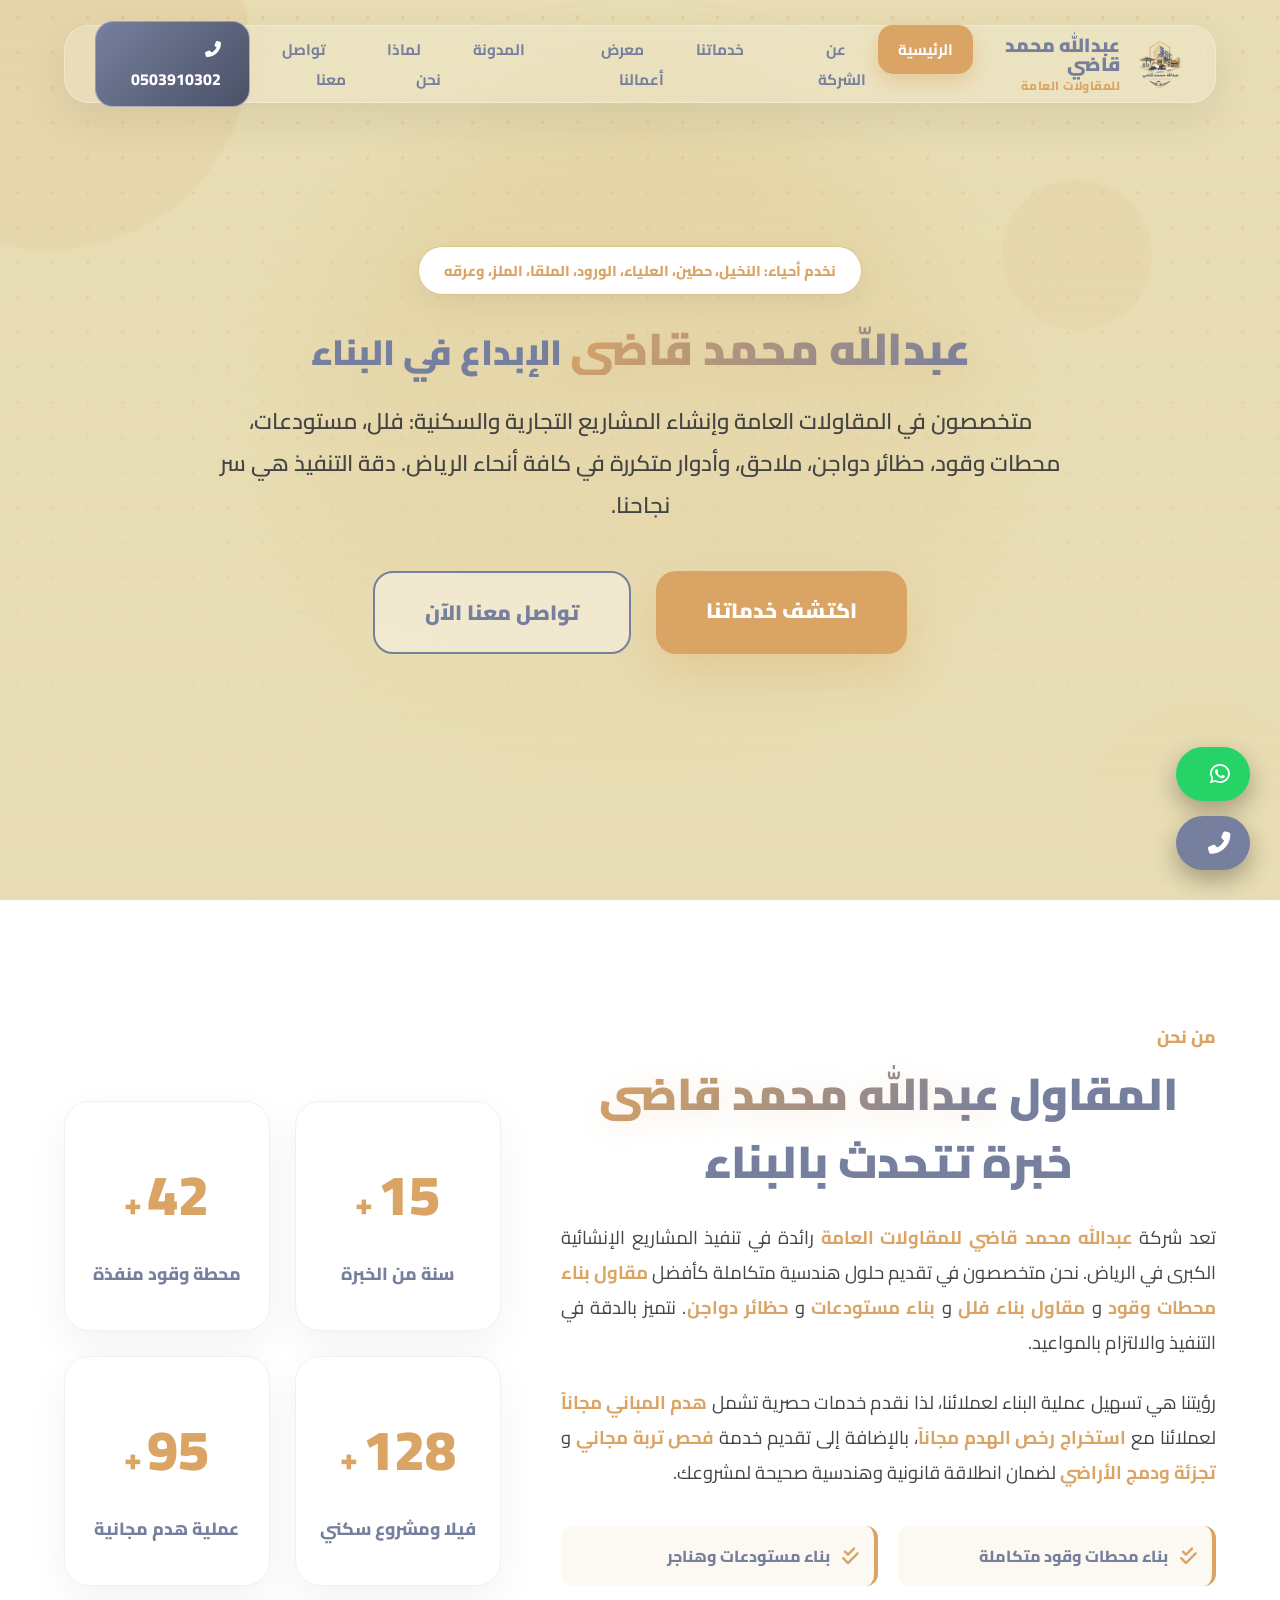
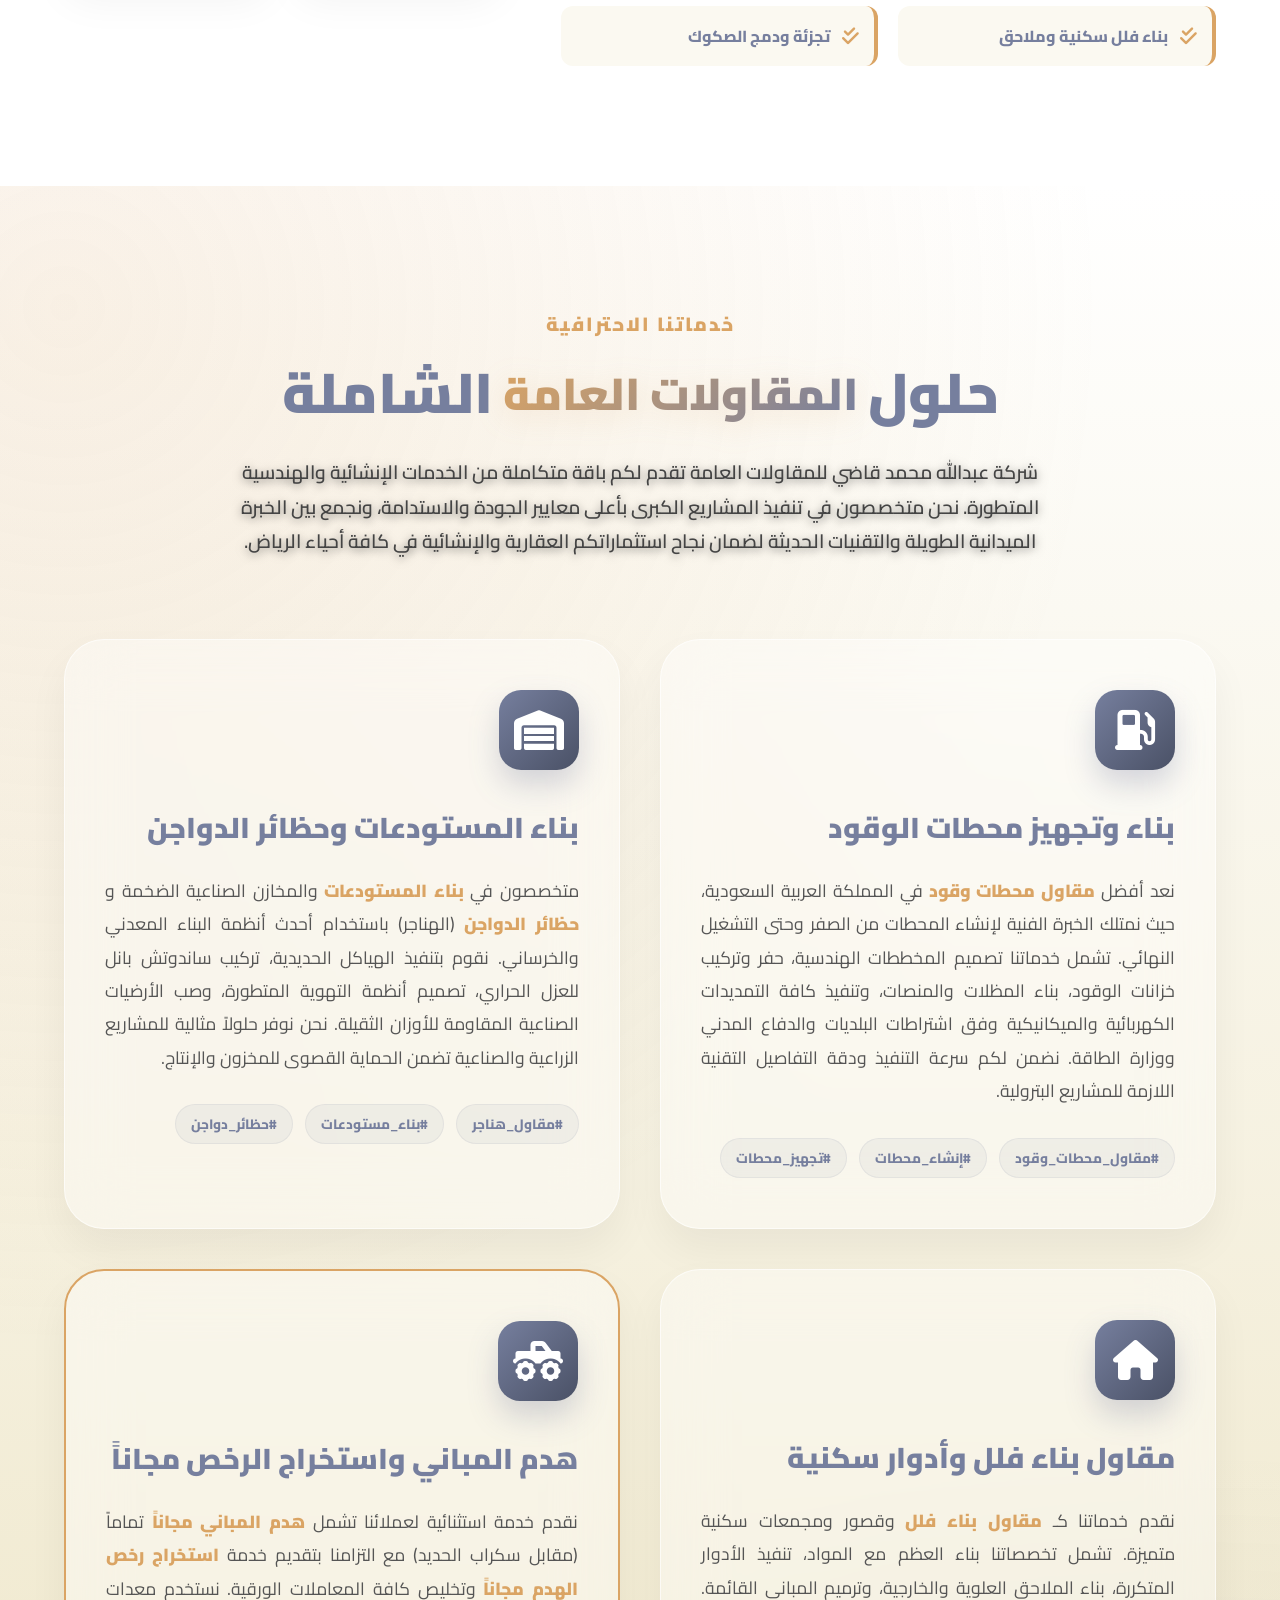
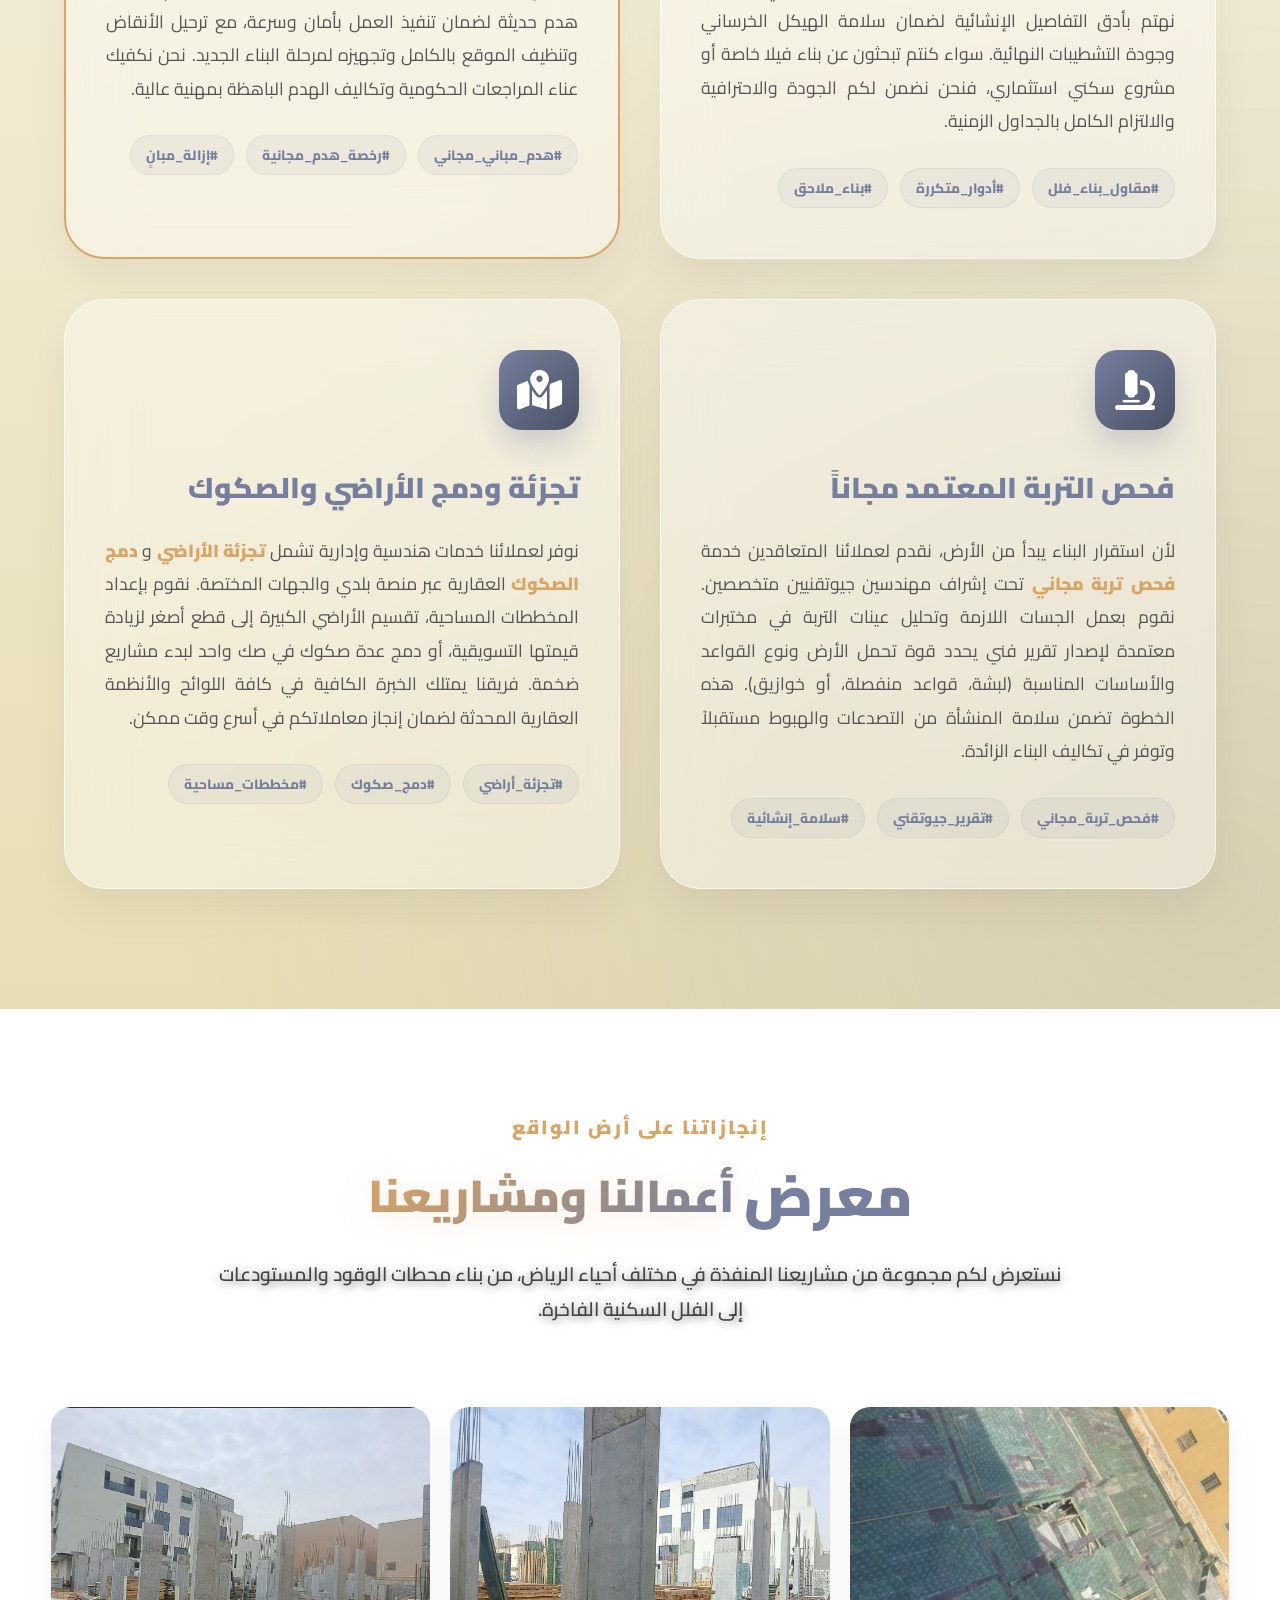
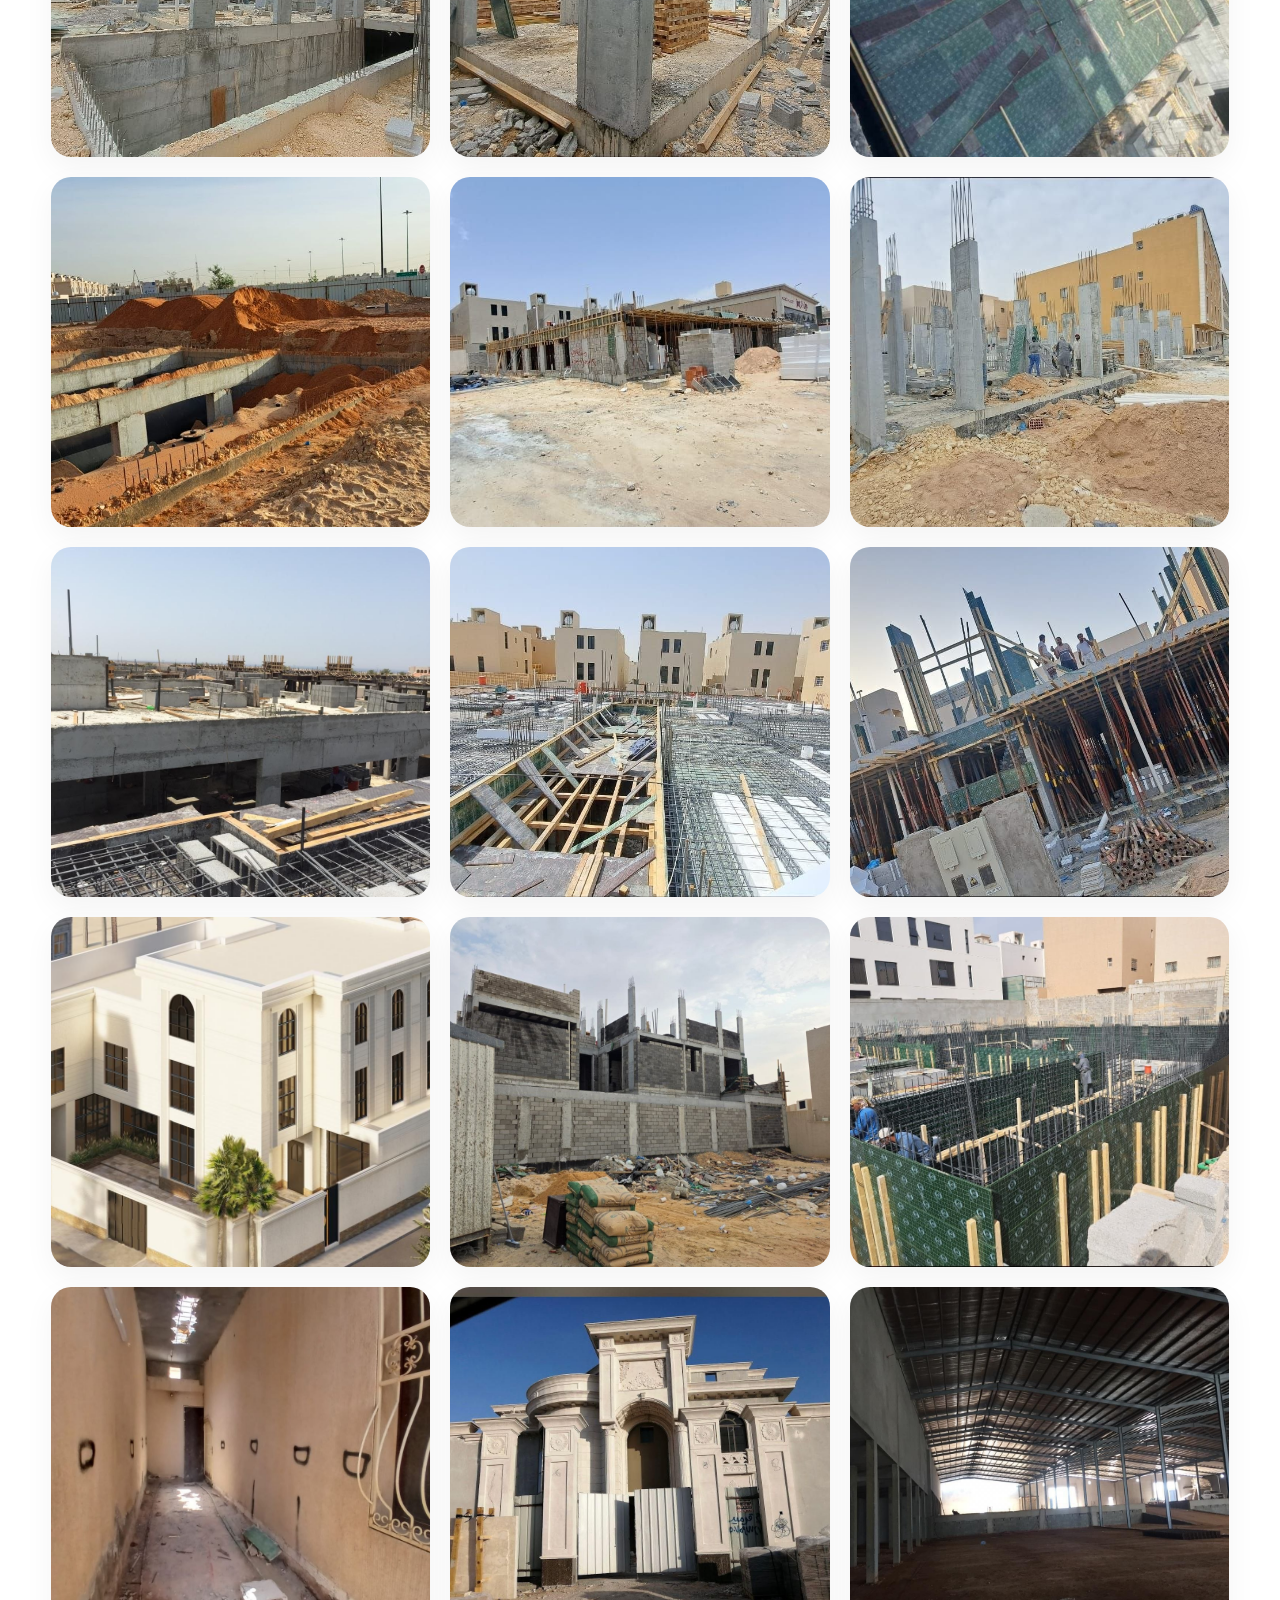
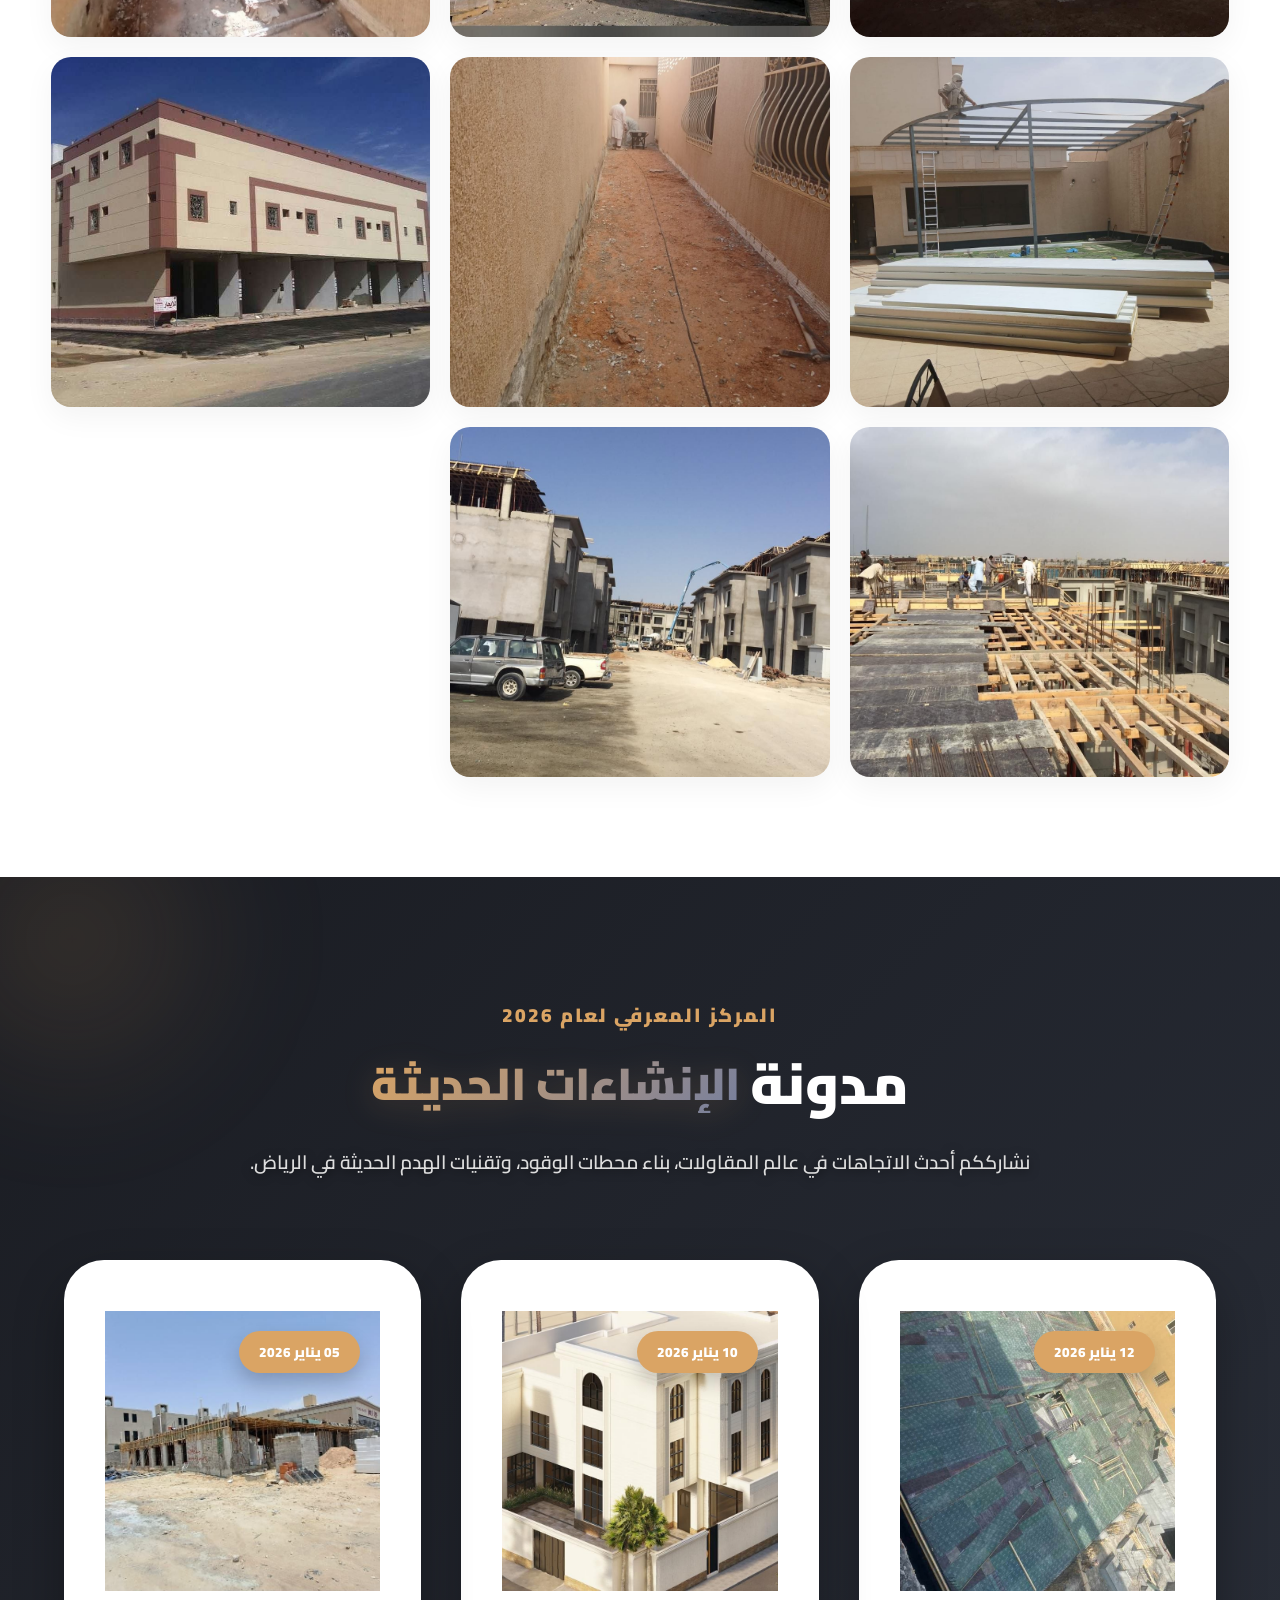
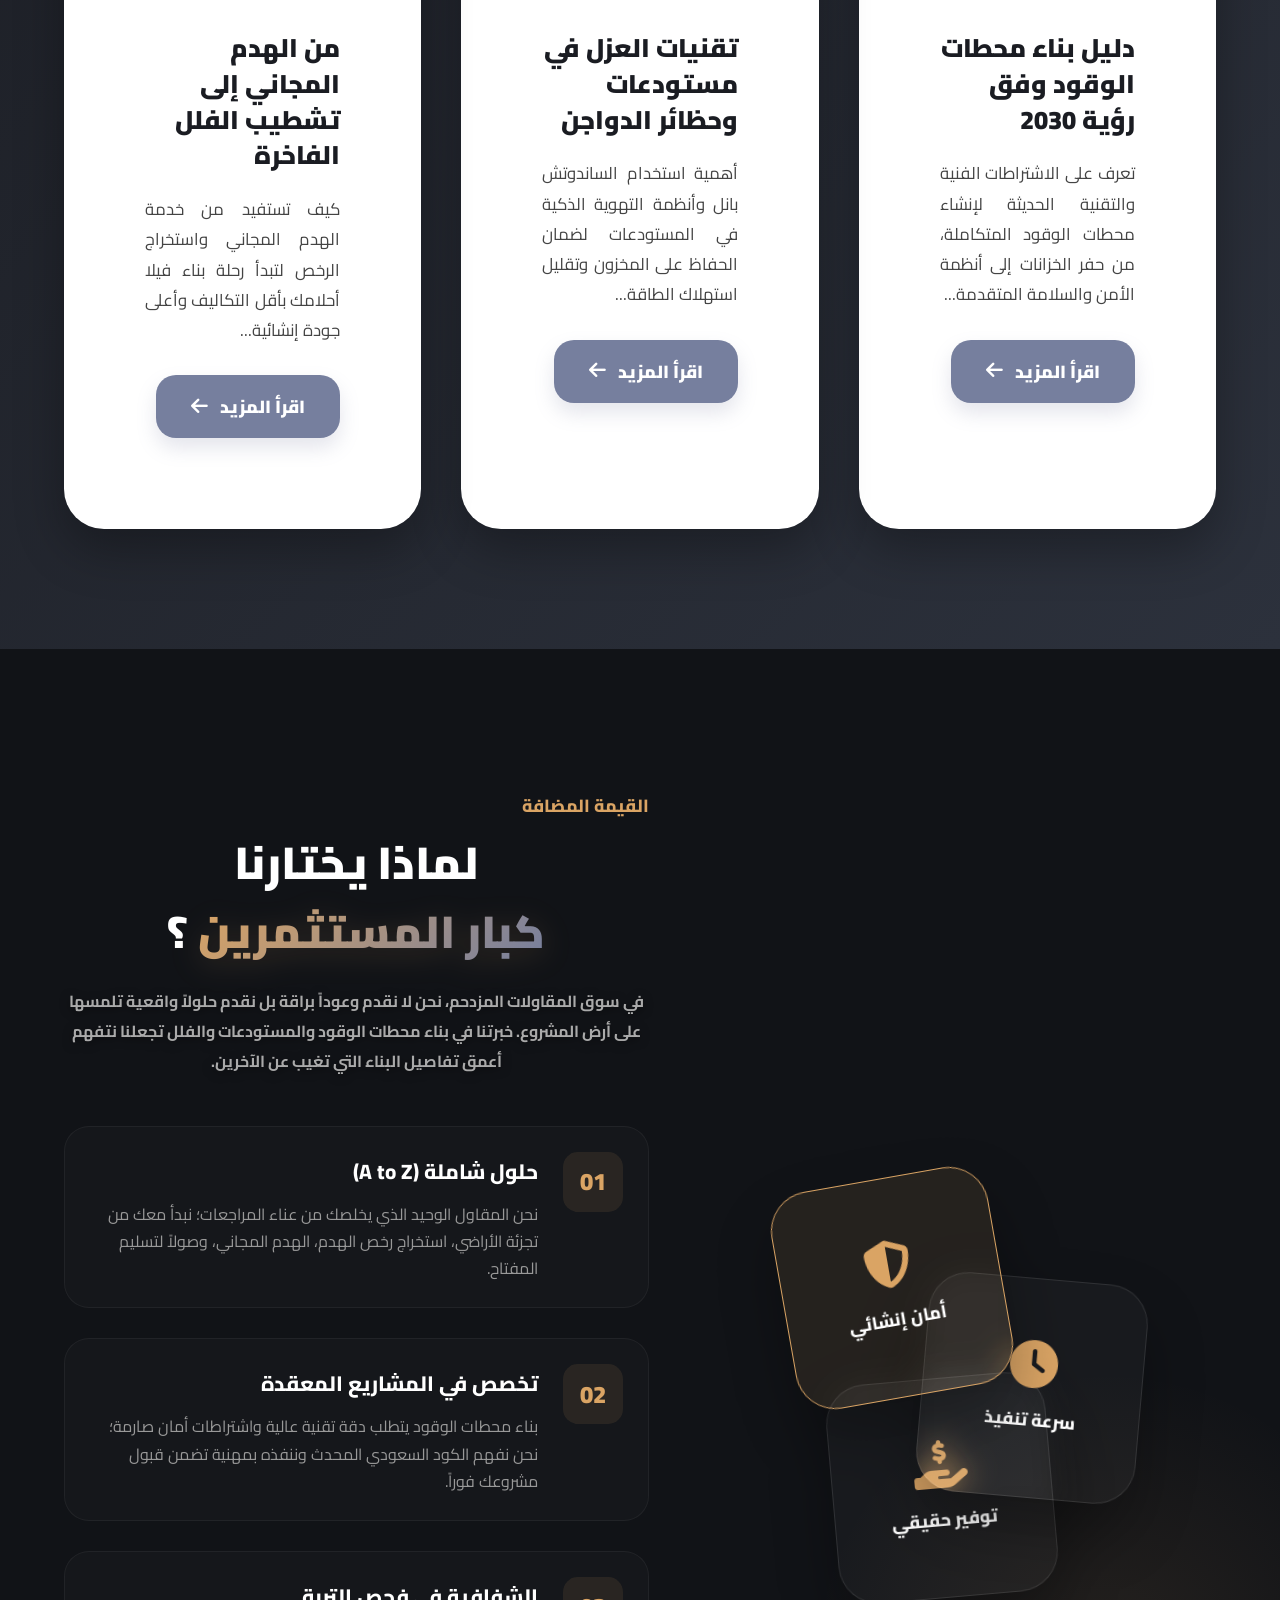
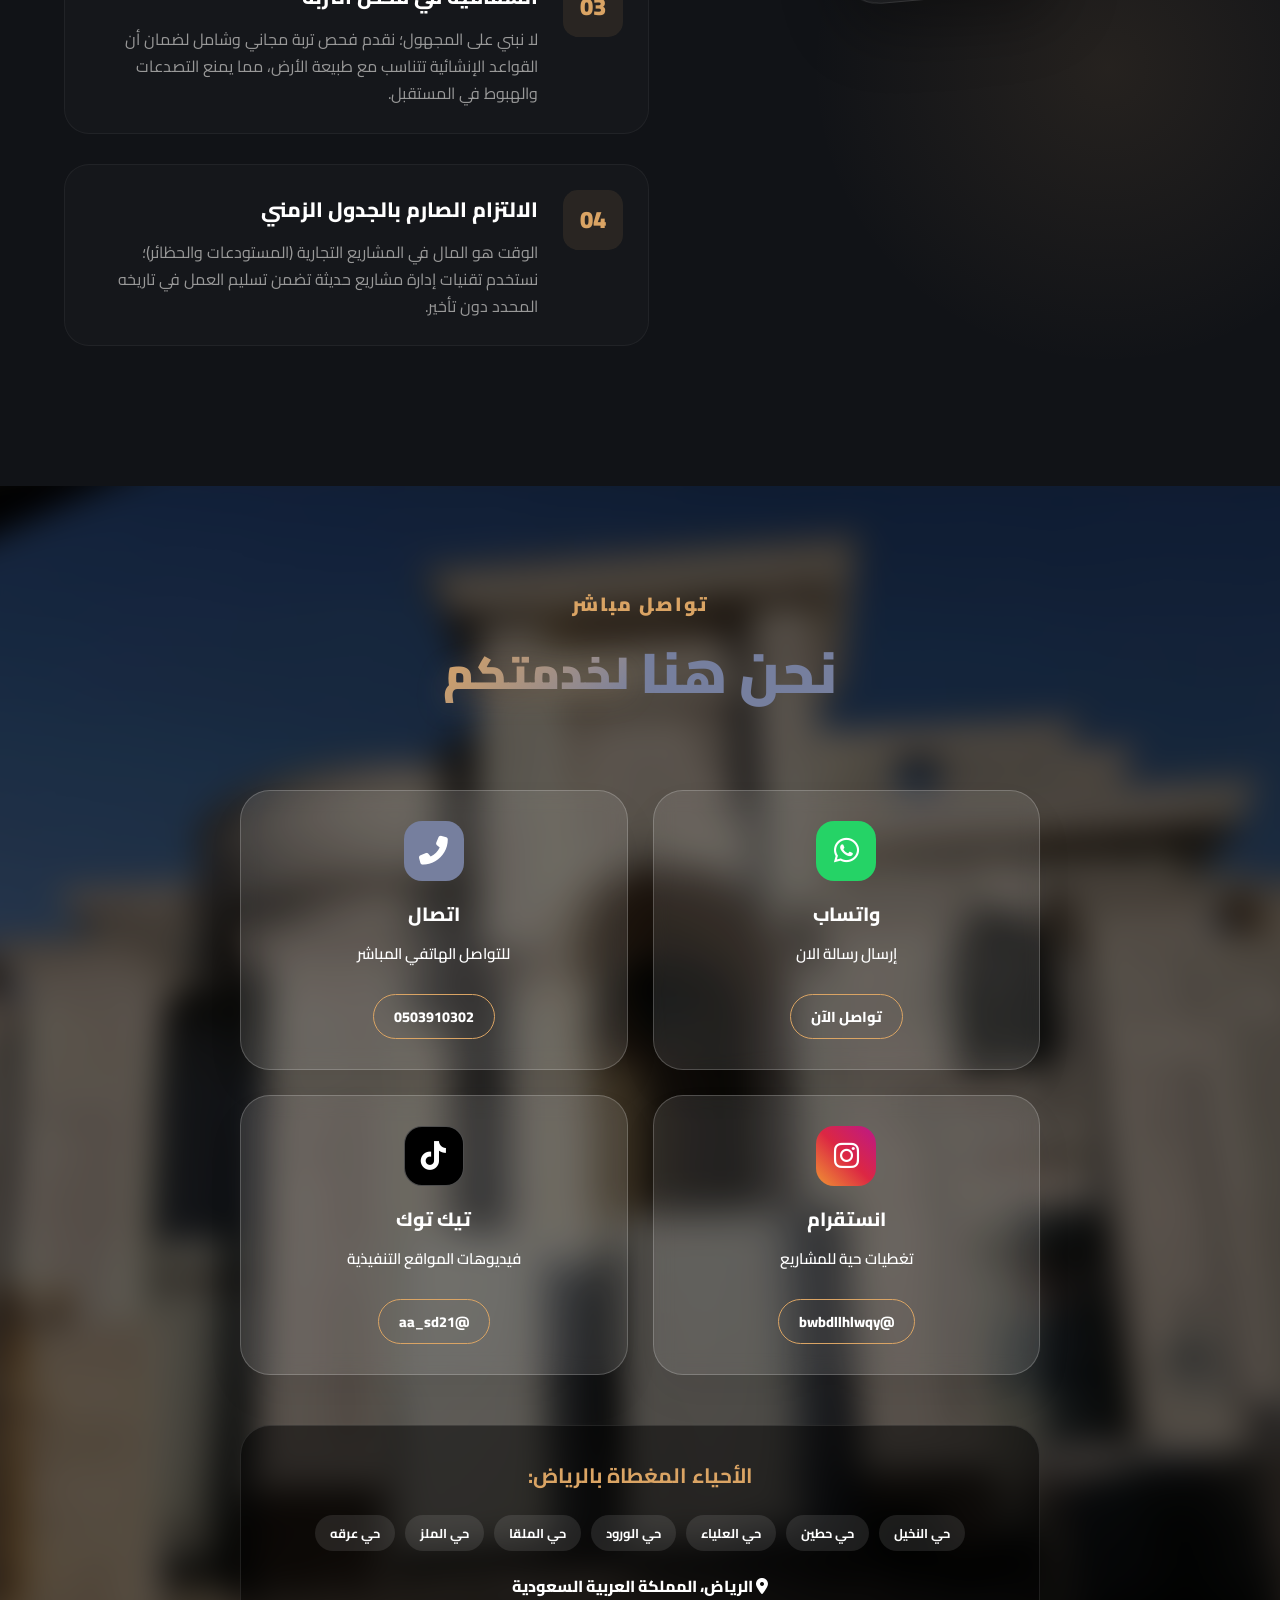
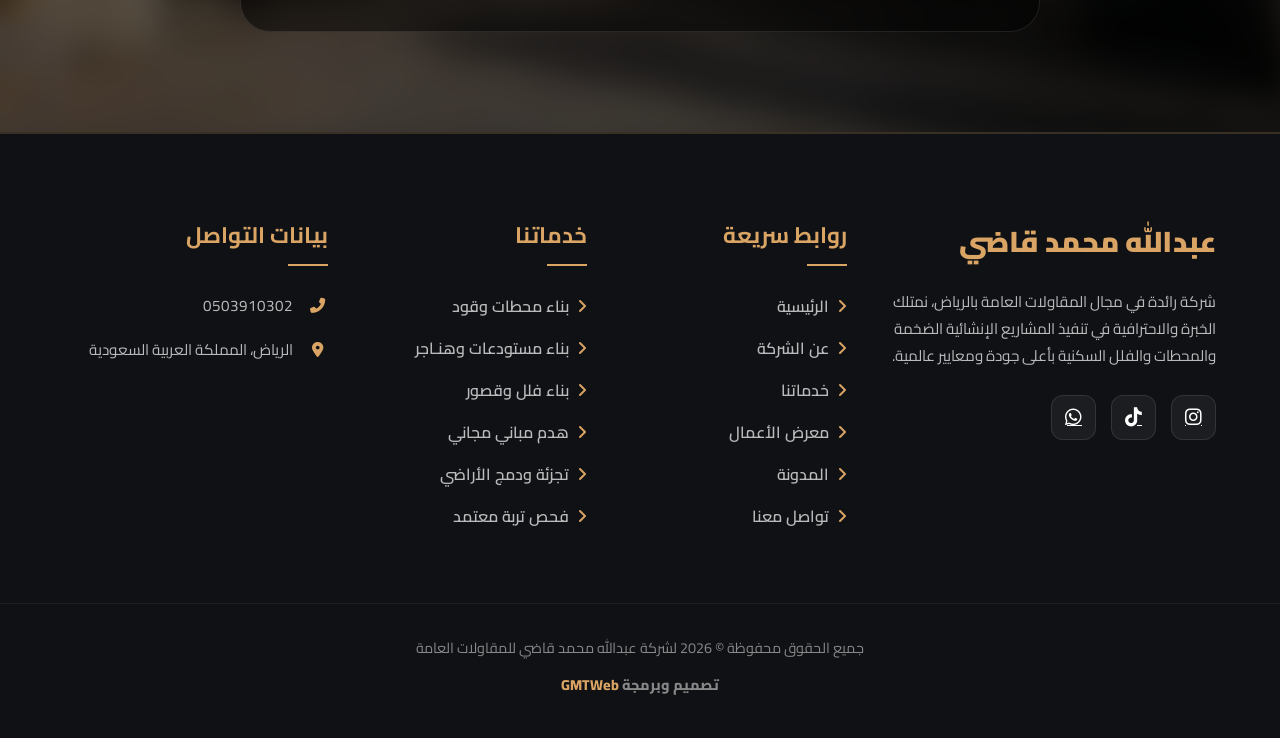
<file: index.html>
<!DOCTYPE html>
<html lang="ar" dir="rtl">
<head>
    <meta charset="UTF-8">
    <meta name="viewport" content="width=device-width, initial-scale=1.0, maximum-scale=1.0, user-scalable=no">
    <title>عبدالله محمد قاضي للمقاولات | بناء محطات وقود وفلل</title>
    <meta name="description" content="مقاولات عامة في الرياض: حي النخيل، حطين، العلياء، الورود، الملقا، الملز، وعرقه. بناء محطات وقود ومستودعات وفلل سكنية بأعلى جودة.">
    <link rel="stylesheet" href="https://cdnjs.cloudflare.com/ajax/libs/font-awesome/6.4.0/css/all.min.css">
    <link href="https://fonts.googleapis.com/css2?family=Cairo:wght@300;400;600;700;900&display=swap" rel="stylesheet">
    <link rel="stylesheet" href="style.css">
</head>
<body>
<header id="main-header">
    <nav class="glass-nav">
        <div class="nav-container">
            <div class="logo-brand-flex">
                <img src="images/logo.png" alt="عبدالله محمد قاضي" class="site-logo">
                <div class="logo-text">
                    <span class="name-main">عبدالله محمد قاضي</span>
                    <span class="name-sub">للمقاولات العامة</span>
                </div>
            </div>

            <ul class="nav-links">
                <li><a href="#home" class="nav-item active">الرئيسية</a></li>
                <li><a href="#about" class="nav-item">عن الشركة</a></li>
                <li><a href="#services" class="nav-item">خدماتنا</a></li>
                <li><a href="#gallery" class="nav-item">معرض أعمالنا</a></li>
                <li><a href="#blog" class="nav-item">المدونة</a></li>
                <li><a href="#why-us" class="nav-item">لماذا نحن</a></li>
                <li><a href="#contact" class="nav-item">تواصل معنا</a></li>
            </ul>

            <a href="tel:0503910302" class="call-btn-desktop">
                <i class="fas fa-phone-alt"></i> 0503910302
            </a>

            <div class="hamburger">
                <div class="ham-box"><div class="ham-inner"></div></div>
            </div>
        </div>
    </nav>

    <div class="mobile-sidebar">
        <div class="sidebar-header">
            <div class="close-sidebar"><i class="fas fa-times-circle"></i></div>
        </div>
        
        <div class="sidebar-body">
            <ul class="mobile-nav-links">
                <li><a href="#home" class="nav-item active"><i class="fas fa-home"></i> الرئيسية</a></li>
                <li><a href="#about" class="nav-item"><i class="fas fa-info-circle"></i> عن الشركة</a></li>
                <li><a href="#services" class="nav-item"><i class="fas fa-tools"></i> خدماتنا</a></li>
                <li><a href="#gallery" class="nav-item"><i class="fas fa-images"></i> معرض أعمالنا</a></li>
                <li><a href="#blog" class="nav-item"><i class="fas fa-newspaper"></i> المدونة</a></li>
                <li><a href="#why-us" class="nav-item"><i class="fas fa-question-circle"></i> لماذا نحن</a></li>
                <li><a href="#contact" class="nav-item"><i class="fas fa-envelope"></i> تواصل معنا</a></li>
            </ul>
        </div>

        <div class="sidebar-footer">
            <a href="tel:0503910302" class="sidebar-call"><i class="fas fa-phone-alt"></i> اتصل بنا الآن</a>
        </div>
    </div>
</header>
<section id="home" class="hero-section">
        <div class="hero-pattern-bold"></div>
        <div class="hero-pattern-overlay"></div>
        <div class="hero-glow"></div>
        <div class="container">
            <div class="hero-content">
                <div class="seo-badge">نخدم أحياء: النخيل، حطين، العلياء، الورود، الملقا، الملز، وعرقه</div>
                <h1 class="main-title reveal"> <span class="text-gradient">عبدالله محمد قاضي</span> الإبداع في البناء</h1>
                <p class="main-desc reveal"> متخصصون في المقاولات العامة وإنشاء المشاريع التجارية والسكنية: فلل، مستودعات، محطات وقود، حظائر دواجن، ملاحق، وأدوار متكررة في كافة أنحاء الرياض. دقة التنفيذ هي سر نجاحنا.</p>
                <div class="hero-btns reveal">
                    <a href="#services" class="btn-shine">اكتشف خدماتنا</a>
                    <a href="#contact" class="btn-glass">تواصل معنا الآن</a>
                </div>
            </div>
        </div>
        <div class="animated-bg-circles">
            <div class="circle c1"></div>
            <div class="circle c2"></div>
            <div class="circle c3"></div>
        </div>
</section>
<section id="about" class="about-section">
    <div class="container">
        <div class="about-wrapper">
            <div class="about-text-content">
                <span class="sub-title reveal">من نحن</span>
                <h2 class="section-title reveal">المقاول <span class="text-gradient">عبدالله محمد قاضي</span> خبرة تتحدث بالبناء</h2>
                <p class="about-p reveal">
                    تعد شركة <strong>عبدالله محمد قاضي للمقاولات العامة</strong> رائدة في تنفيذ المشاريع الإنشائية الكبرى في الرياض. نحن متخصصون في تقديم حلول هندسية متكاملة كأفضل <strong>مقاول بناء محطات وقود</strong> و <strong>مقاول بناء فلل</strong> و <strong>بناء مستودعات</strong> و <strong>حظائر دواجن</strong>. نتميز بالدقة في التنفيذ والالتزام بالمواعيد.
                </p>
                <p class="about-p reveal">
                    رؤيتنا هي تسهيل عملية البناء لعملائنا، لذا نقدم خدمات حصرية تشمل <strong>هدم المباني مجاناً</strong> لعملائنا مع <strong>استخراج رخص الهدم مجاناً</strong>، بالإضافة إلى تقديم خدمة <strong>فحص تربة مجاني</strong> و <strong>تجزئة ودمج الأراضي</strong> لضمان انطلاقة قانونية وهندسية صحيحة لمشروعك.
                </p>
                <div class="about-features">
                    <div class="feature-item reveal"><i class="fas fa-check-double"></i> <span>بناء محطات وقود متكاملة</span></div>
                    <div class="feature-item reveal"><i class="fas fa-check-double"></i> <span>بناء مستودعات وهناجر</span></div>
                    <div class="feature-item reveal"><i class="fas fa-check-double"></i> <span>بناء فلل سكنية وملاحق</span></div>
                    <div class="feature-item reveal"><i class="fas fa-check-double"></i> <span>تجزئة ودمج الصكوك</span></div>
                </div>
            </div>

            <div class="stats-grid-container">
                <div class="stat-box reveal">
                    <div class="stat-number" data-target="15">0</div>
                    <div class="stat-label">سنة من الخبرة</div>
                </div>
                <div class="stat-box reveal">
                    <div class="stat-number" data-target="42">0</div>
                    <div class="stat-label">محطة وقود منفذة</div>
                </div>
                <div class="stat-box reveal">
                    <div class="stat-number" data-target="128">0</div>
                    <div class="stat-label">فيلا ومشروع سكني</div>
                </div>
                <div class="stat-box reveal">
                    <div class="stat-number" data-target="95">0</div>
                    <div class="stat-label">عملية هدم مجانية</div>
                </div>
            </div>
        </div>
    </div>
</section>
<section id="services" class="services-section">
    <div class="services-gradient-bg"></div>
    <div class="container">
        <div class="section-header reveal">
            <span class="sub-title">خدماتنا الاحترافية</span>
            <h2 class="section-title">حلول <span class="text-gradient">المقاولات العامة</span> الشاملة</h2>            <p class="section-desc">شركة عبدالله محمد قاضي للمقاولات العامة تقدم لكم باقة متكاملة من الخدمات الإنشائية والهندسية المتطورة. نحن متخصصون في تنفيذ المشاريع الكبرى بأعلى معايير الجودة والاستدامة، ونجمع بين الخبرة الميدانية الطويلة والتقنيات الحديثة لضمان نجاح استثماراتكم العقارية والإنشائية في كافة أحياء الرياض.</p>
        </div>

        <div class="services-grid">
            <div class="service-card glass-card reveal">
                <div class="service-icon"><i class="fas fa-gas-pump"></i></div>
                <h3>بناء وتجهيز محطات الوقود</h3>
                <p>نعد أفضل <strong>مقاول محطات وقود</strong> في المملكة العربية السعودية، حيث نمتلك الخبرة الفنية لإنشاء المحطات من الصفر وحتى التشغيل النهائي. تشمل خدماتنا تصميم المخططات الهندسية، حفر وتركيب خزانات الوقود، بناء المظلات والمنصات، وتنفيذ كافة التمديدات الكهربائية والميكانيكية وفق اشتراطات البلديات والدفاع المدني ووزارة الطاقة. نضمن لكم سرعة التنفيذ ودقة التفاصيل التقنية اللازمة للمشاريع البترولية.</p>
                <div class="service-tags">
                    <span>#مقاول_محطات_وقود</span>
                    <span>#إنشاء_محطات</span>
                    <span>#تجهيز_محطات</span>
                </div>
            </div>

            <div class="service-card glass-card reveal">
                <div class="service-icon"><i class="fas fa-warehouse"></i></div>
                <h3>بناء المستودعات وحظائر الدواجن</h3>
                <p>متخصصون في <strong>بناء المستودعات</strong> والمخازن الصناعية الضخمة و <strong>حظائر الدواجن</strong> (الهناجر) باستخدام أحدث أنظمة البناء المعدني والخرساني. نقوم بتنفيذ الهياكل الحديدية، تركيب ساندوتش بانل للعزل الحراري، تصميم أنظمة التهوية المتطورة، وصب الأرضيات الصناعية المقاومة للأوزان الثقيلة. نحن نوفر حلولاً مثالية للمشاريع الزراعية والصناعية تضمن الحماية القصوى للمخزون والإنتاج.</p>
                <div class="service-tags">
                    <span>#مقاول_هناجر</span>
                    <span>#بناء_مستودعات</span>
                    <span>#حظائر_دواجن</span>
                </div>
            </div>

            <div class="service-card glass-card reveal">
                <div class="service-icon"><i class="fas fa-home"></i></div>
                <h3>مقاول بناء فلل وأدوار سكنية</h3>
                <p>نقدم خدماتنا كـ <strong>مقاول بناء فلل</strong> وقصور ومجمعات سكنية متميزة. تشمل تخصصاتنا بناء العظم مع المواد، تنفيذ الأدوار المتكررة، بناء الملاحق العلوية والخارجية، وترميم المباني القائمة. نهتم بأدق التفاصيل الإنشائية لضمان سلامة الهيكل الخرساني وجودة التشطيبات النهائية. سواء كنتم تبحثون عن بناء فيلا خاصة أو مشروع سكني استثماري، فنحن نضمن لكم الجودة والاحترافية والالتزام الكامل بالجداول الزمنية.</p>
                <div class="service-tags">
                    <span>#مقاول_بناء_فلل</span>
                    <span>#أدوار_متكررة</span>
                    <span>#بناء_ملاحق</span>
                </div>
            </div>

            <div class="service-card glass-card highlight-card reveal">
                <div class="service-icon"><i class="fas fa-truck-monster"></i></div>
                <h3>هدم المباني واستخراج الرخص مجاناً</h3>
                <p>نقدم خدمة استثنائية لعملائنا تشمل <strong>هدم المباني مجاناً</strong> تماماً (مقابل سكراب الحديد) مع التزامنا بتقديم خدمة <strong>استخراج رخص الهدم مجاناً</strong> وتخليص كافة المعاملات الورقية. نستخدم معدات هدم حديثة لضمان تنفيذ العمل بأمان وسرعة، مع ترحيل الأنقاض وتنظيف الموقع بالكامل وتجهيزه لمرحلة البناء الجديد. نحن نكفيك عناء المراجعات الحكومية وتكاليف الهدم الباهظة بمهنية عالية.</p>
                <div class="service-tags">
                    <span>#هدم_مباني_مجاني</span>
                    <span>#رخصة_هدم_مجانية</span>
                    <span>#إزالة_مبانٍ</span>
                </div>
            </div>

            <div class="service-card glass-card reveal">
                <div class="service-icon"><i class="fas fa-microscope"></i></div>
                <h3>فحص التربة المعتمد مجاناً</h3>
                <p>لأن استقرار البناء يبدأ من الأرض، نقدم لعملائنا المتعاقدين خدمة <strong>فحص تربة مجاني</strong> تحت إشراف مهندسين جيوتقنيين متخصصين. نقوم بعمل الجسات اللازمة وتحليل عينات التربة في مختبرات معتمدة لإصدار تقرير فني يحدد قوة تحمل الأرض ونوع القواعد والأساسات المناسبة (لبشة، قواعد منفصلة، أو خوازيق). هذه الخطوة تضمن سلامة المنشأة من التصدعات والهبوط مستقبلاً وتوفر في تكاليف البناء الزائدة.</p>
                <div class="service-tags">
                    <span>#فحص_تربة_مجاني</span>
                    <span>#تقرير_جيوتقني</span>
                    <span>#سلامة_إنشائية</span>
                </div>
            </div>

            <div class="service-card glass-card reveal">
                <div class="service-icon"><i class="fas fa-map-marked-alt"></i></div>
                <h3>تجزئة ودمج الأراضي والصكوك</h3>
                <p>نوفر لعملائنا خدمات هندسية وإدارية تشمل <strong>تجزئة الأراضي</strong> و <strong>دمج الصكوك</strong> العقارية عبر منصة بلدي والجهات المختصة. نقوم بإعداد المخططات المساحية، تقسيم الأراضي الكبيرة إلى قطع أصغر لزيادة قيمتها التسويقية، أو دمج عدة صكوك في صك واحد لبدء مشاريع ضخمة. فريقنا يمتلك الخبرة الكافية في كافة اللوائح والأنظمة العقارية المحدثة لضمان إنجاز معاملاتكم في أسرع وقت ممكن.</p>
                <div class="service-tags">
                    <span>#تجزئة_أراضي</span>
                    <span>#دمج_صكوك</span>
                    <span>#مخططات_مساحية</span>
                </div>
            </div>
        </div>
    </div>
</section>
<section id="gallery" class="gallery-section">
    <div class="container">
        <div class="section-header reveal">
            <span class="sub-title">إنجازاتنا على أرض الواقع</span>
            <h2 class="section-title">معرض <span class="text-gradient">أعمالنا ومشاريعنا</span></h2>
            <p class="section-desc">نستعرض لكم مجموعة من مشاريعنا المنفذة في مختلف أحياء الرياض، من بناء محطات الوقود والمستودعات إلى الفلل السكنية الفاخرة.</p>
        </div>

        <div class="gallery-grid">
            <div class="gallery-item reveal"><img src="images/photo_5766908354654572100_y.jpg" alt="مشروع مقاولات عبدالله محمد قاضي"></div>
            <div class="gallery-item reveal"><img src="images/photo_5766908354654572101_y.jpg" alt="بناء محطات وقود الرياض"></div>
            <div class="gallery-item reveal"><img src="images/photo_5766908354654572102_y.jpg" alt="مقاول بناء مستودعات"></div>
            <div class="gallery-item reveal"><img src="images/photo_5766908354654572103_y.jpg" alt="إنشاء هناجر وحظائر دواجن"></div>
            <div class="gallery-item reveal"><img src="images/photo_5766908354654572104_y.jpg" alt="مقاول بناء فلل سكنية"></div>
            <div class="gallery-item reveal"><img src="images/photo_5766908354654572105_y.jpg" alt="أعمال الهدم المجاني"></div>
            <div class="gallery-item reveal"><img src="images/photo_5766908354654572106_y.jpg" alt="مشاريع تجارية وسكنية"></div>
            <div class="gallery-item reveal"><img src="images/photo_5766908354654572107_y.jpg" alt="تجهيز محطات وقود"></div>
            <div class="gallery-item reveal"><img src="images/photo_5766908354654572108_y.jpg" alt="مقاولات عامة عبدالله محمد قاضي"></div>
            <div class="gallery-item reveal"><img src="images/photo_5766908354654572109_y.jpg" alt="بناء ملاحق وأدوار متكررة"></div>
            <div class="gallery-item reveal"><img src="images/photo_5766908354654572110_y.jpg" alt="تشطيب فلل وقصور"></div>
            <div class="gallery-item reveal"><img src="images/photo_5766908354654572111_y.jpg" alt="مستودعات صناعية ضخمة"></div>
            <div class="gallery-item reveal"><img src="images/photo_5766908354654572112_y.jpg" alt="مقاول معتمد في الرياض"></div>
            <div class="gallery-item reveal"><img src="images/photo_5766908354654572113_y.jpg" alt="أعمال إنشائية متطورة"></div>
            <div class="gallery-item reveal"><img src="images/photo_5766908354654572114_y.jpg" alt="بناء محطات بترول"></div>
            <div class="gallery-item reveal"><img src="images/photo_5766908354654572115_y.jpg" alt="تطوير أراضي وعقارات"></div>
            <div class="gallery-item reveal"><img src="images/photo_5766908354654572116_y.jpg" alt="مقاول هدم وبناء"></div>
            <div class="gallery-item reveal"><img src="images/photo_5766908354654572117_x.jpg" alt="مشاريعنا في حي النخيل"></div>
            <div class="gallery-item reveal"><img src="images/photo_5766908354654572118_y.jpg" alt="مشاريعنا في حي حطين"></div>
            <div class="gallery-item reveal"><img src="images/photo_5766908354654572119_y.jpg" alt="مقاولات عبدالله قاضي"></div>
        </div>
    </div>
</section>
<section id="blog" class="blog-section">
    <div class="container">
        <div class="section-header reveal">
            <span class="sub-title">المركز المعرفي لعام 2026</span>
            <h2 class="section-title">مدونة <span class="text-gradient">الإنشاءات الحديثة</span></h2>
            <p class="section-desc">نشارككم أحدث الاتجاهات في عالم المقاولات، بناء محطات الوقود، وتقنيات الهدم الحديثة في الرياض.</p>
        </div>

        <div class="blog-grid">
            <div class="blog-card glass-card reveal">
                <div class="blog-img">
                    <img src="images/photo_5766908354654572100_y.jpg" alt="بناء محطات الوقود">
                    <span class="blog-date">12 يناير 2026</span>
                </div>
                <div class="blog-content">
                    <h3>دليل بناء محطات الوقود وفق رؤية 2030</h3>
                    <p>تعرف على الاشتراطات الفنية والتقنية الحديثة لإنشاء محطات الوقود المتكاملة، من حفر الخزانات إلى أنظمة الأمن والسلامة المتقدمة...</p>
                    <a href="blog-details.html?id=petrol" class="read-more">اقرأ المزيد <i class="fas fa-arrow-left"></i></a>
                </div>
            </div>

            <div class="blog-card glass-card reveal">
                <div class="blog-img">
                    <img src="images/photo_5766908354654572111_y.jpg" alt="بناء المستودعات">
                    <span class="blog-date">10 يناير 2026</span>
                </div>
                <div class="blog-content">
                    <h3>تقنيات العزل في مستودعات وحظائر الدواجن</h3>
                    <p>أهمية استخدام الساندوتش بانل وأنظمة التهوية الذكية في المستودعات لضمان الحفاظ على المخزون وتقليل استهلاك الطاقة...</p>
                    <a href="blog-details.html?id=warehouse" class="read-more">اقرأ المزيد <i class="fas fa-arrow-left"></i></a>
                </div>
            </div>

            <div class="blog-card glass-card reveal">
                <div class="blog-img">
                    <img src="images/photo_5766908354654572104_y.jpg" alt="بناء الفلل">
                    <span class="blog-date">05 يناير 2026</span>
                </div>
                <div class="blog-content">
                    <h3>من الهدم المجاني إلى تشطيب الفلل الفاخرة</h3>
                    <p>كيف تستفيد من خدمة الهدم المجاني واستخراج الرخص لتبدأ رحلة بناء فيلا أحلامك بأقل التكاليف وأعلى جودة إنشائية...</p>
                    <a href="blog-details.html?id=villas" class="read-more">اقرأ المزيد <i class="fas fa-arrow-left"></i></a>
                </div>
            </div>
        </div>
    </div>
</section>
<section id="why-us" class="why-us-section">
    <div class="why-glow"></div>
    <div class="container">
        <div class="why-wrapper">
            <div class="why-visual reveal">
                <div class="visual-stack">
                    <div class="stack-item s1">
                        <i class="fas fa-shield-alt"></i>
                        <span>أمان إنشائي</span>
                    </div>
                    <div class="stack-item s2">
                        <i class="fas fa-clock"></i>
                        <span>سرعة تنفيذ</span>
                    </div>
                    <div class="stack-item s3">
                        <i class="fas fa-hand-holding-usd"></i>
                        <span>توفير حقيقي</span>
                    </div>
                </div>
            </div>

            <div class="why-text-content">
                <span class="sub-title reveal">القيمة المضافة</span>
                <h2 class="section-title reveal">لماذا يختارنا <span class="text-gradient">كبار المستثمرين</span>؟</h2>
                <p class="section-desc reveal">في سوق المقاولات المزدحم، نحن لا نقدم وعوداً براقة بل نقدم حلولاً واقعية تلمسها على أرض المشروع. خبرتنا في بناء محطات الوقود والمستودعات والفلل تجعلنا نتفهم أعمق تفاصيل البناء التي تغيب عن الآخرين.</p>

                <div class="features-list">
                    <div class="feature-row reveal">
                        <div class="feature-number">01</div>
                        <div class="feature-info">
                            <h4>حلول شاملة (A to Z)</h4>
                            <p>نحن المقاول الوحيد الذي يخلصك من عناء المراجعات؛ نبدأ معك من تجزئة الأراضي، استخراج رخص الهدم، الهدم المجاني، وصولاً لتسليم المفتاح.</p>
                        </div>
                    </div>

                    <div class="feature-row reveal">
                        <div class="feature-number">02</div>
                        <div class="feature-info">
                            <h4>تخصص في المشاريع المعقدة</h4>
                            <p>بناء محطات الوقود يتطلب دقة تقنية عالية واشتراطات أمان صارمة؛ نحن نفهم الكود السعودي المحدث وننفذه بمهنية تضمن قبول مشروعك فوراً.</p>
                        </div>
                    </div>

                    <div class="feature-row reveal">
                        <div class="feature-number">03</div>
                        <div class="feature-info">
                            <h4>الشفافية في فحص التربة</h4>
                            <p>لا نبني على المجهول؛ نقدم فحص تربة مجاني وشامل لضمان أن القواعد الإنشائية تتناسب مع طبيعة الأرض، مما يمنع التصدعات والهبوط في المستقبل.</p>
                        </div>
                    </div>

                    <div class="feature-row reveal">
                        <div class="feature-number">04</div>
                        <div class="feature-info">
                            <h4>الالتزام الصارم بالجدول الزمني</h4>
                            <p>الوقت هو المال في المشاريع التجارية (المستودعات والحظائر)؛ نستخدم تقنيات إدارة مشاريع حديثة تضمن تسليم العمل في تاريخه المحدد دون تأخير.</p>
                        </div>
                    </div>
                </div>
            </div>
        </div>
    </div>
</section>
<section id="contact" class="contact-section">
    <div class="contact-bg-overlay">
        <img src="images/photo_5766908354654572113_y.jpg" alt="خلفية تواصل">
    </div>
    
    <div class="container">
        <div class="section-header reveal">
            <span class="sub-title">تواصل مباشر</span>
            <h2 class="section-title">نحن هنا <span class="text-gradient">لخدمتكم</span></h2>
        </div>

        <div class="contact-grid">
            <div class="contact-card glass-card reveal">
                <div class="card-icon whatsapp"><i class="fab fa-whatsapp"></i></div>
                <h3>واتساب</h3>
                <p>إرسال رسالة الان</p>
                <a href="https://wa.me/966503910302" target="_blank" class="contact-link">تواصل الآن</a>
            </div>

            <div class="contact-card glass-card reveal">
                <div class="card-icon phone"><i class="fas fa-phone-alt"></i></div>
                <h3>اتصال</h3>
                <p>للتواصل الهاتفي المباشر</p>
                <a href="tel:0503910302" class="contact-link">0503910302</a>
            </div>

            <div class="contact-card glass-card reveal">
                <div class="card-icon instagram"><i class="fab fa-instagram"></i></div>
                <h3>انستقرام</h3>
                <p>تغطيات حية للمشاريع</p>
                <a href="https://www.instagram.com/bwbdllhlwqy?utm_source=qr&igsh=eGhzbHNmZmk4cHYy&igsi=eGhzbHNmZmk4cHYy" target="_blank" class="contact-link">@bwbdllhlwqy</a>
            </div>

            <div class="contact-card glass-card reveal">
                <div class="card-icon tiktok"><i class="fab fa-tiktok"></i></div>
                <h3>تيك توك</h3>
                <p>فيديوهات المواقع التنفيذية</p>
                <a href="https://www.tiktok.com/@aa_sd21?_r=1&_t=ZS-98qyJPkIf24" target="_blank" class="contact-link">@aa_sd21</a>
            </div>
        </div>

        <div class="areas-covered reveal">
            <h3>الأحياء المغطاة بالرياض:</h3>
            <div class="neighborhoods-flex">
                <span>حي النخيل</span>
                <span>حي حطين</span>
                <span>حي العلياء</span>
                <span>حي الورود</span>
                <span>حي الملقا</span>
                <span>حي الملز</span>
                <span>حي عرقه</span>
            </div>
            <p class="location-info"><i class="fas fa-map-marker-alt"></i> الرياض، المملكة العربية السعودية</p>
        </div>
    </div>
</section>
<footer class="main-footer">
    <div class="container">
        <div class="footer-grid">
            <div class="footer-col about-col">
                <h3 class="footer-logo">عبدالله محمد قاضي</h3>
                <p class="footer-desc">شركة رائدة في مجال المقاولات العامة بالرياض، نمتلك الخبرة والاحترافية في تنفيذ المشاريع الإنشائية الضخمة والمحطات والفلل السكنية بأعلى جودة ومعايير عالمية.</p>
                <div class="footer-socials">
                    <a href="https://www.instagram.com/bwbdllhlwqy" target="_blank"><i class="fab fa-instagram"></i></a>
                    <a href="https://www.tiktok.com/@aa_sd21" target="_blank"><i class="fab fa-tiktok"></i></a>
                    <a href="https://wa.me/966503910302" target="_blank"><i class="fab fa-whatsapp"></i></a>
                </div>
            </div>

            <div class="footer-col">
                <h4>روابط سريعة</h4>
                <ul class="footer-links">
                    <li><a href="#home">الرئيسية</a></li>
                    <li><a href="#about">عن الشركة</a></li>
                    <li><a href="#services">خدماتنا</a></li>
                    <li><a href="#gallery">معرض الأعمال</a></li>
                    <li><a href="#blog">المدونة</a></li>
                    <li><a href="#contact">تواصل معنا</a></li>
                </ul>
            </div>

            <div class="footer-col">
                <h4>خدماتنا</h4>
                <ul class="footer-links">
                    <li><a href="#services">بناء محطات وقود</a></li>
                    <li><a href="#services">بناء مستودعات وهنـاجر</a></li>
                    <li><a href="#services">بناء فلل وقصور</a></li>
                    <li><a href="#services">هدم مباني مجاني</a></li>
                    <li><a href="#services">تجزئة ودمج الأراضي</a></li>
                    <li><a href="#services">فحص تربة معتمد</a></li>
                </ul>
            </div>

            <div class="footer-col">
                <h4>بيانات التواصل</h4>
                <ul class="footer-contact-info">
                    <li><i class="fas fa-phone-alt"></i> 0503910302</li>
                    <li><i class="fas fa-map-marker-alt"></i> الرياض، المملكة العربية السعودية</li>
                </ul>
            </div>
        </div>

        <div class="footer-bottom">
            <p>جميع الحقوق محفوظة &copy; 2026 لشركة عبدالله محمد قاضي للمقاولات العامة</p>
            <p class="gmt-credit">تصميم وبرمجة <a href="https://www.facebook.com/share/17UzqgSwiu/" target="_blank">GMTWeb</a></p>
        </div>
    </div>
</footer>

<div class="floating-actions">
    <a href="https://wa.me/966503910302" class="float-btn whatsapp-float" target="_blank">
        <i class="fab fa-whatsapp"></i>
        <span>واتساب</span>
    </a>
    <a href="tel:0503910302" class="float-btn phone-float">
        <i class="fas fa-phone-alt"></i>
        <span>اتصال</span>
    </a>
</div>
    <script src="script.js"></script>
</body>
</html>
</file>
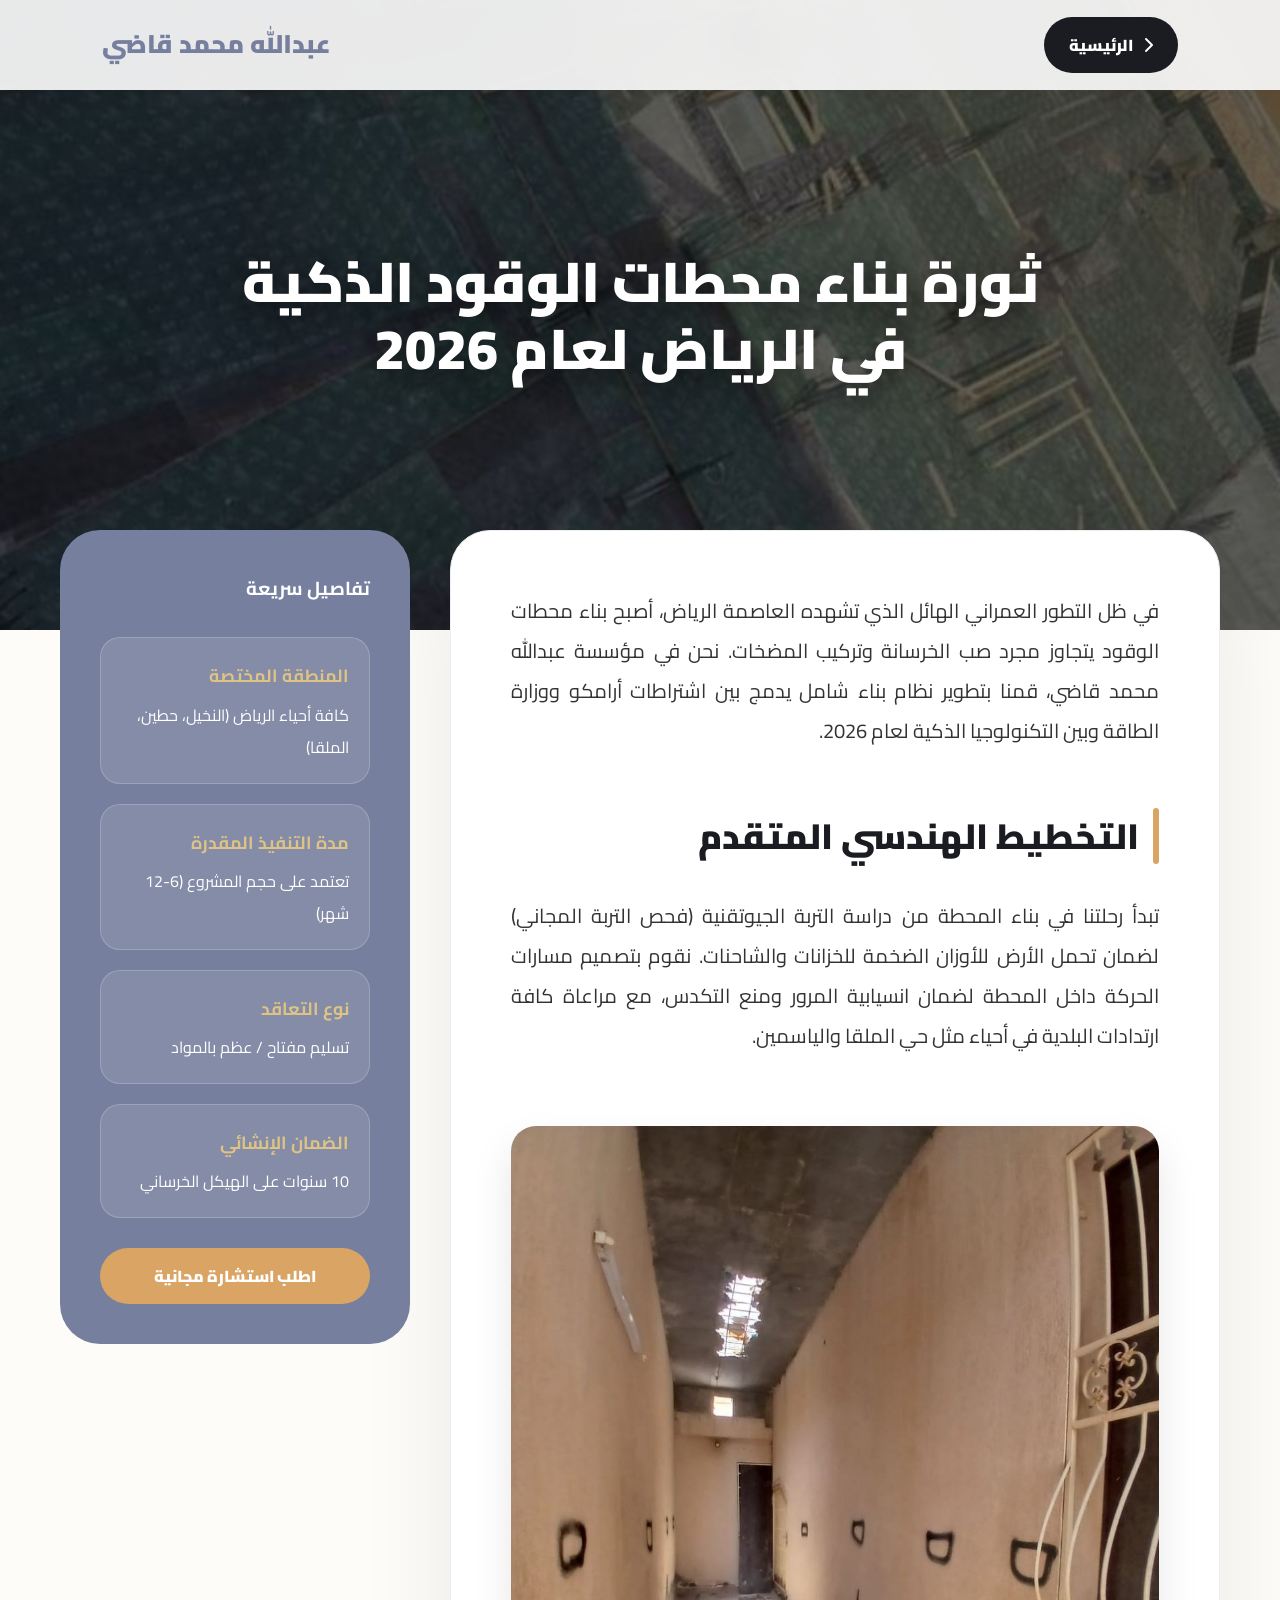
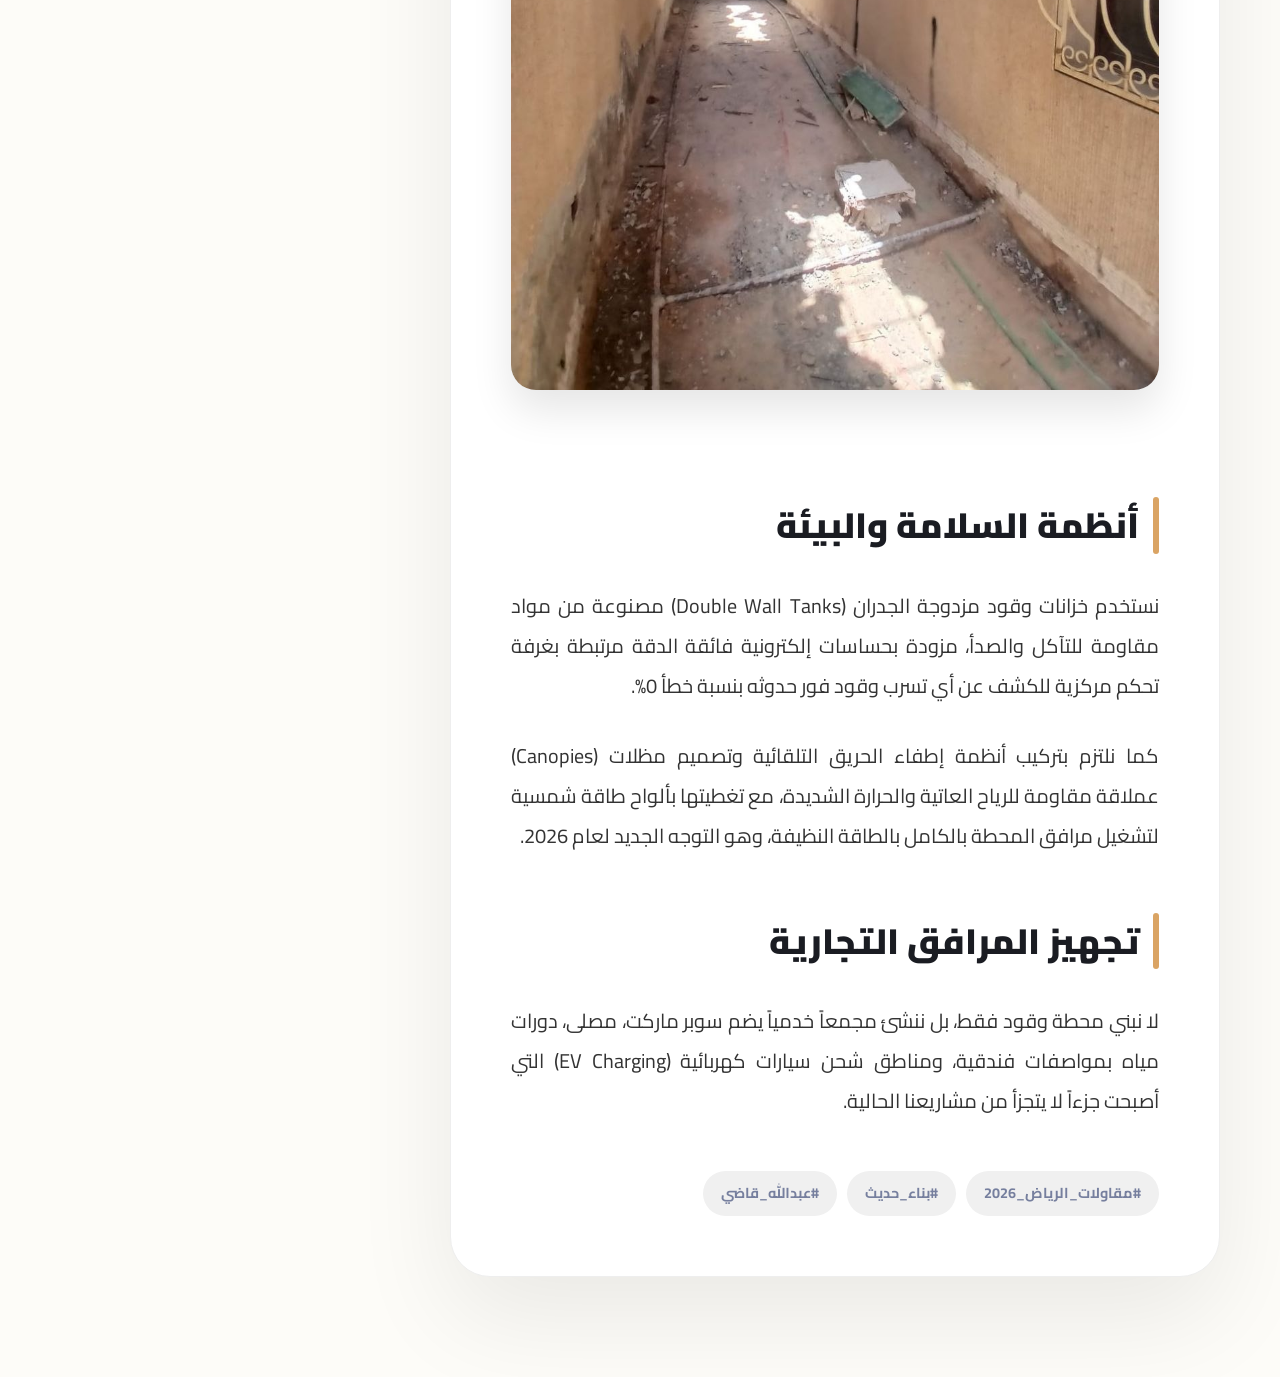
<file: blog-details.html>
<!DOCTYPE html>
<html lang="ar" dir="rtl">
<head>
    <meta charset="UTF-8">
    <meta name="viewport" content="width=device-width, initial-scale=1.0">
    <title>تفاصيل المشروع الإنشائي | عبدالله محمد قاضي 2026</title>
    <link rel="stylesheet" href="https://cdnjs.cloudflare.com/ajax/libs/font-awesome/6.4.0/css/all.min.css">
    <link href="https://fonts.googleapis.com/css2?family=Cairo:wght@300;400;600;700;900&display=swap" rel="stylesheet">
    <style>
        :root { --primary: #DAA464; --secondary: #DEC384; --dark: #1a1c22; --accent: #767F9E; --light-bg: #fdfcf8; }
        * { margin: 0; padding: 0; box-sizing: border-box; font-family: 'Cairo', sans-serif; }
        body { background-color: var(--light-bg); color: #222; overflow-x: hidden; line-height: 2; }
        
        header { background: rgba(255, 255, 255, 0.9); backdrop-filter: blur(20px); height: 90px; display: flex; justify-content: space-between; align-items: center; padding: 0 8%; position: fixed; width: 100%; top: 0; z-index: 1000; box-shadow: 0 5px 20px rgba(0,0,0,0.05); }
        .back-home { text-decoration: none; background: var(--dark); color: white; padding: 12px 25px; border-radius: 50px; font-weight: 900; transition: 0.4s; display: flex; align-items: center; gap: 10px; }
        .back-home:hover { background: var(--primary); transform: translateX(-5px); }
        .brand-name { font-weight: 900; font-size: 1.6rem; color: var(--accent); }

        .hero-banner { width: 100%; height: 70vh; position: relative; display: flex; align-items: center; justify-content: center; text-align: center; color: white; margin-top: 0; overflow: hidden; }
        .hero-banner img { position: absolute; width: 100%; height: 100%; object-fit: cover; z-index: -1; filter: brightness(0.4); transform: scale(1.1); animation: slowZoom 20s infinite alternate; }
        @keyframes slowZoom { from { transform: scale(1); } to { transform: scale(1.2); } }
        .hero-title-box { z-index: 2; max-width: 900px; padding: 20px; }
        .hero-title-box h1 { font-size: 3.5rem; font-weight: 900; text-shadow: 0 10px 30px rgba(0,0,0,0.5); line-height: 1.2; }

        .content-wrapper { max-width: 1200px; margin: -100px auto 100px; display: grid; grid-template-columns: 1fr 350px; gap: 40px; padding: 0 20px; position: relative; z-index: 10; }
        .main-article { background: white; padding: 60px; border-radius: 40px; box-shadow: 0 40px 100px rgba(0,0,0,0.08); border: 1px solid #eee; }
        .sidebar-box { background: var(--accent); color: white; padding: 40px; border-radius: 40px; height: fit-content; position: sticky; top: 120px; }
        
        .article-body h2 { font-size: 2.2rem; color: var(--dark); margin: 50px 0 25px; font-weight: 900; position: relative; padding-right: 20px; }
        .article-body h2::after { content: ''; position: absolute; right: 0; top: 10%; height: 80%; width: 6px; background: var(--primary); border-radius: 10px; }
        .article-body p { font-size: 1.25rem; color: #333; margin-bottom: 30px; text-align: justify; }
        .article-body img.inner-img { width: 100%; border-radius: 25px; margin: 40px 0; box-shadow: 0 20px 40px rgba(0,0,0,0.1); }
        
        .fact-card { background: rgba(255,255,255,0.1); padding: 20px; border-radius: 20px; margin-bottom: 20px; border: 1px solid rgba(255,255,255,0.2); }
        .fact-card h4 { font-size: 1.1rem; color: var(--secondary); margin-bottom: 5px; }
        .fact-card p { font-size: 1rem; margin: 0; }

        .tags-container { display: flex; gap: 10px; flex-wrap: wrap; margin-top: 50px; }
        .tag { background: #f0f0f0; padding: 8px 18px; border-radius: 50px; font-size: 0.9rem; font-weight: 700; color: var(--accent); }

        @media (max-width: 992px) {
            .content-wrapper { grid-template-columns: 1fr; margin-top: -50px; }
            .hero-title-box h1 { font-size: 2.2rem; }
            .main-article { padding: 30px; }
            header { padding: 0 5%; }
        }
    </style>
</head>
<body>

    <header>
        <a href="index.html" class="back-home"><i class="fas fa-chevron-right"></i> الرئيسية</a>
        <div class="brand-name">عبدالله محمد قاضي</div>
    </header>

    <div class="hero-banner">
        <img id="header-img" src="" alt="المشروع">
        <div class="hero-title-box">
            <h1 id="main-title"></h1>
        </div>
    </div>

    <div class="content-wrapper">
        <main class="main-article">
            <div class="article-body" id="article-body">
            </div>
            <div class="tags-container">
                <span class="tag">#مقاولات_الرياض_2026</span>
                <span class="tag">#بناء_حديث</span>
                <span class="tag">#عبدالله_قاضي</span>
            </div>
        </main>

        <aside class="sidebar-box">
            <h3>تفاصيل سريعة</h3>
            <div style="margin: 30px 0;">
                <div class="fact-card">
                    <h4>المنطقة المختصة</h4>
                    <p>كافة أحياء الرياض (النخيل، حطين، الملقا)</p>
                </div>
                <div class="fact-card">
                    <h4>مدة التنفيذ المقدرة</h4>
                    <p>تعتمد على حجم المشروع (6-12 شهر)</p>
                </div>
                <div class="fact-card">
                    <h4>نوع التعاقد</h4>
                    <p>تسليم مفتاح / عظم بالمواد</p>
                </div>
                <div class="fact-card">
                    <h4>الضمان الإنشائي</h4>
                    <p>10 سنوات على الهيكل الخرساني</p>
                </div>
            </div>
            <a href="tel:0503910302" class="back-home" style="justify-content: center; background: var(--primary);">اطلب استشارة مجانية</a>
        </aside>
    </div>

    <script>
        const contentData = {
            petrol: {
                title: "ثورة بناء محطات الوقود الذكية في الرياض لعام 2026",
                img: "images/photo_5766908354654572100_y.jpg",
                body: `
                    <p>في ظل التطور العمراني الهائل الذي تشهده العاصمة الرياض، أصبح بناء محطات الوقود يتجاوز مجرد صب الخرسانة وتركيب المضخات. نحن في مؤسسة عبدالله محمد قاضي، قمنا بتطوير نظام بناء شامل يدمج بين اشتراطات أرامكو ووزارة الطاقة وبين التكنولوجيا الذكية لعام 2026.</p>
                    <h2>التخطيط الهندسي المتقدم</h2>
                    <p>تبدأ رحلتنا في بناء المحطة من دراسة التربة الجيوتقنية (فحص التربة المجاني) لضمان تحمل الأرض للأوزان الضخمة للخزانات والشاحنات. نقوم بتصميم مسارات الحركة داخل المحطة لضمان انسيابية المرور ومنع التكدس، مع مراعاة كافة ارتدادات البلدية في أحياء مثل حي الملقا والياسمين.</p>
                    <img class="inner-img" src="images/photo_5766908354654572114_y.jpg" alt="تجهيز">
                    <h2>أنظمة السلامة والبيئة</h2>
                    <p>نستخدم خزانات وقود مزدوجة الجدران (Double Wall Tanks) مصنوعة من مواد مقاومة للتآكل والصدأ، مزودة بحساسات إلكترونية فائقة الدقة مرتبطة بغرفة تحكم مركزية للكشف عن أي تسرب وقود فور حدوثه بنسبة خطأ 0%.</p>
                    <p>كما نلتزم بتركيب أنظمة إطفاء الحريق التلقائية وتصميم مظلات (Canopies) عملاقة مقاومة للرياح العاتية والحرارة الشديدة، مع تغطيتها بألواح طاقة شمسية لتشغيل مرافق المحطة بالكامل بالطاقة النظيفة، وهو التوجه الجديد لعام 2026.</p>
                    <h2>تجهيز المرافق التجارية</h2>
                    <p>لا نبني محطة وقود فقط، بل ننشئ مجمعاً خدمياً يضم سوبر ماركت، مصلى، دورات مياه بمواصفات فندقية، ومناطق شحن سيارات كهربائية (EV Charging) التي أصبحت جزءاً لا يتجزأ من مشاريعنا الحالية.</p>
                `
            },
            warehouse: {
                title: "بناء المستودعات اللوجستية وحظائر الدواجن المتطورة",
                img: "images/photo_5766908354654572111_y.jpg",
                body: `
                    <p>مع تحول الرياض إلى مركز لوجستي عالمي في عام 2026، ارتفع الطلب على المستودعات الذكية. نحن نقدم حلولاً إنشائية تجمع بين السرعة في التنفيذ والقوة في التحمل.</p>
                    <h2>أنظمة الهناجر والحديد</h2>
                    <p>نعتمد في بناء المستودعات على الهياكل الحديدية (Steel Structures) ذات البحور الواسعة (Clear Span) التي تسمح بمساحات تخزين ضخمة دون أعمدة داخلية تعيق الحركة. نستخدم حديداً عالي المقاومة ومعالجاً ضد الحريق والأكسدة.</p>
                    <img class="inner-img" src="images/photo_5766908354654572113_y.jpg" alt="هناجر">
                    <h2>حظائر الدواجن والمناخ المحكوم</h2>
                    <p>حظائر الدواجن التي نبنيها مصممة بنظام "المناخ المحكوم" بالكامل. نستخدم ألواح "الساندوتش بانل" بسماكات تصل إلى 10 سم لضمان عزل حراري تام، مما يقلل تكاليف التبريد بنسبة 40%. كما نقوم بتنفيذ أنظمة التهوية الطولية والعرضية (Tunnel Ventilation) لضمان صحة الطيور وزيادة الإنتاج.</p>
                    <h2>الأرضيات الصناعية المتقدمة</h2>
                    <p>نقوم بصب أرضيات خرسانية بتقنية "الليزر سكريد" لضمان استواء تام، ثم نعالجها بمواد "الإيبوكسي" أو "الهاردنر" لتتحمل أوزان الرافعات الشوكية الثقيلة وتكون سهلة التنظيف ومقاومة للزيوت والمواد الكيميائية.</p>
                `
            },
            villas: {
                title: "تصميم وتنفيذ الفلل السكنية الفاخرة: من الهدم حتى المفتاح",
                img: "images/photo_5766908354654572104_y.jpg",
                body: `
                    <p>بناء منزل العمر هو القرار الأهم في حياتك، لذا نحن في مؤسسة عبدالله محمد قاضي نجعل هذه الرحلة خالية من المتاعب. نبدأ معك من حيث ينتهي الآخرون، بخدمة الهدم المجاني للمباني القديمة.</p>
                    <h2>الهدم المجاني ورخص الهدم</h2>
                    <p>إذا كانت لديك أرض تضم بناءً قديماً في أحياء الرياض العريقة مثل العليا أو الملز، فنحن نقوم بعملية الهدم بالكامل مجاناً مقابل سكراب الحديد. ليس هذا فحسب، بل نستخرج لك رخصة الهدم مجاناً ونقوم بترحيل الأنقاض وتسوية الأرض لتكون جاهزة للبناء خلال أيام معدودة.</p>
                    <img class="inner-img" src="images/photo_5766908354654572109_y.jpg" alt="تشطيب">
                    <h2>الجودة الإنشائية (العظم)</h2>
                    <p>نلتزم في مرحلة العظم باستخدام أفضل أنواع الخرسانة الجاهزة (مقاوم للأملاح) وحديد الراجحي أو سابك. يشرف على التنفيذ مهندسون مختصون يراقبون كل صبة خرسانية وكل ربطة حديد لضمان مطابقتها للكود السعودي للمباني السكنية.</p>
                    <h2>التشطيبات العصرية وتجزئة الأراضي</h2>
                    <p>نحن خبراء في استغلال المساحات؛ إذا كانت أرضك كبيرة، نقدم لك خدمة تجزئة الأراضي لدمج أو تقسيم الصكوك بما يخدم تصميم الفيلا. وفي مرحلة التشطيب، نوفر لك أحدث الديكورات لعام 2026، من الواجهات الزجاجية العملاقة إلى أنظمة المنازل الذكية، لنسلمك فيلا تفخر بها أمام الجميع.</p>
                `
            }
        };

        const params = new URLSearchParams(window.location.search);
        const id = params.get('id') || 'petrol';
        const data = contentData[id];

        document.getElementById('header-img').src = data.img;
        document.getElementById('main-title').innerText = data.title;
        document.getElementById('article-body').innerHTML = data.body;
    </script>
</body>
</html>
</file>
<file: style.css>
:root {
    --primary: #DAA464;
    --secondary: #DEC384;
    --bg-light: #E8DDB4;
    --accent: #767F9E;
    --white: #ffffff;
    --glass-border: rgba(255, 255, 255, 0.4);
    --glass-bg: rgba(255, 255, 255, 0.18);
}

* {
    margin: 0;
    padding: 0;
    box-sizing: border-box;
    font-family: 'Cairo', sans-serif;
}

body {
    background-color: var(--bg-light);
    color: var(--accent);
    overflow-x: hidden;
    width: 100%;
}

#main-header {
    position: fixed;
    top: 0;
    width: 100%;
    z-index: 2000;
    padding: 25px 0;
}

.glass-nav {
    width: 92%;
    margin: 0 auto;
    background: var(--glass-bg);
    backdrop-filter: blur(25px);
    -webkit-backdrop-filter: blur(25px);
    border: 1px solid var(--glass-border);
    border-radius: 24px;
    padding: 15px 35px;
    box-shadow: 0 15px 45px rgba(0, 0, 0, 0.08);
}

.nav-container {
    display: flex;
    justify-content: space-between;
    align-items: center;
}

.logo-wrapper {
    display: flex;
    flex-direction: column;
}

.name-main {
    font-weight: 900;
    font-size: 1.4rem;
    color: var(--accent);
    line-height: 1;
}

.name-sub {
    font-weight: 700;
    font-size: 0.85rem;
    color: var(--primary);
    margin-top: 4px;
    letter-spacing: 1px;
}

.nav-links {
    display: flex;
    list-style: none;
    gap: 12px;
}

.nav-item {
    text-decoration: none;
    color: var(--accent);
    font-weight: 700;
    padding: 10px 20px;
    border-radius: 15px;
    transition: 0.4s cubic-bezier(0.175, 0.885, 0.32, 1.275);
    font-size: 0.95rem;
}

.nav-item.active {
    background: var(--primary);
    color: var(--white);
    box-shadow: 0 8px 20px rgba(218, 164, 100, 0.4);
}

.call-btn-desktop {
    background: linear-gradient(135deg, var(--accent), #4a5166);
    color: var(--white);
    text-decoration: none;
    padding: 12px 28px;
    border-radius: 18px;
    font-weight: 800;
    transition: 0.4s;
    border: 1px solid var(--glass-border);
}

.call-btn-desktop:hover {
    transform: scale(1.05);
    background: var(--primary);
}

.hero-section {
    height: 100vh;
    width: 100%;
    display: flex;
    align-items: center;
    justify-content: center;
    position: relative;
    background: var(--bg-light);
    overflow: hidden;
}

.hero-pattern-bold {
    position: absolute;
    width: 100%;
    height: 100%;
    background-image: radial-gradient(var(--primary) 2px, transparent 2px);
    background-size: 35px 35px;
    opacity: 0.25;
    z-index: 1;
    animation: patternMove 60s linear infinite;
}

.hero-pattern-overlay {
    position: absolute;
    width: 100%;
    height: 100%;
    background: linear-gradient(to bottom, transparent, var(--bg-light));
    z-index: 2;
}

@keyframes patternMove {
    0% { background-position: 0 0; }
    100% { background-position: 500px 500px; }
}

.hero-glow {
    position: absolute;
    width: 700px;
    height: 700px;
    background: var(--secondary);
    filter: blur(50px);
    opacity: 0.35;
    border-radius: 50%;
    z-index: 0;
    transition: 0.1s;
}

.hero-content {
    position: relative;
    z-index: 5;
    text-align: center;
    max-width: 1000px;
}

.seo-badge {
    background: var(--white);
    display: inline-block;
    padding: 10px 25px;
    border-radius: 50px;
    font-size: 0.9rem;
    font-weight: 800;
    color: var(--primary);
    margin-bottom: 30px;
    box-shadow: 0 10px 30px rgba(0,0,0,0.06);
    border: 1px solid var(--secondary);
    animation: floatAnim 4s ease-in-out infinite;
}

@keyframes floatAnim {
    0%, 100% { transform: translateY(0); }
    50% { transform: translateY(-15px); }
}

.main-title {
    font-size: 2.2rem;
    font-weight: 900;
    color: var(--accent);
    margin-bottom: 25px;
    line-height: 1.1;
}

.text-gradient {
    color: var(--primary);
    display: block;
    font-size: 2.8rem;
    filter: drop-shadow(0 5px 15px rgba(218, 164, 100, 0.2));
}

.main-desc {
    font-size: 1.4rem;
    color: #444;
    margin-bottom: 45px;
    max-width: 850px;
    margin-left: auto;
    margin-right: auto;
    font-weight: 600;
}

.hero-btns {
    display: flex;
    gap: 25px;
    justify-content: center;
}

.btn-shine {
    background: var(--primary);
    color: white;
    padding: 20px 50px;
    border-radius: 20px;
    text-decoration: none;
    font-weight: 900;
    font-size: 1.3rem;
    position: relative;
    overflow: hidden;
    box-shadow: 0 20px 40px rgba(218, 164, 100, 0.3);
    transition: 0.4s;
}

.btn-shine::after {
    content: '';
    position: absolute;
    top: -50%;
    left: -60%;
    width: 50px;
    height: 200%;
    background: rgba(255,255,255,0.4);
    transform: rotate(30deg);
    transition: 0.5s;
    animation: shineEffect 3s infinite;
}

@keyframes shineEffect {
    0% { left: -60%; }
    20% { left: 120%; }
    100% { left: 120%; }
}

.btn-shine:hover {
    transform: translateY(-8px) scale(1.02);
    box-shadow: 0 25px 50px rgba(218, 164, 100, 0.5);
}

.btn-glass {
    background: rgba(255,255,255,0.4);
    backdrop-filter: blur(10px);
    border: 2px solid var(--accent);
    color: var(--accent);
    padding: 20px 50px;
    border-radius: 20px;
    text-decoration: none;
    font-weight: 900;
    font-size: 1.3rem;
    transition: 0.4s;
}

.btn-glass:hover {
    background: var(--accent);
    color: white;
    transform: translateY(-8px);
}

.hamburger {
    display: none;
    cursor: pointer;
}

.ham-inner, .ham-inner::before, .ham-inner::after {
    width: 32px;
    height: 4px;
    background-color: var(--accent);
    position: absolute;
    border-radius: 10px;
}

.ham-box { width: 32px; height: 24px; position: relative; }
.ham-inner { top: 50%; transform: translateY(-50%); }
.ham-inner::before { content: ""; top: -10px; }
.ham-inner::after { content: ""; bottom: -10px; }

.mobile-sidebar {
    position: fixed;
    top: 0;
    right: -100%;
    width: 260px;
    height: 100vh;
    background: rgba(232, 221, 180, 0.8);
    backdrop-filter: blur(30px);
    z-index: 3000;
    transition: 0.5s cubic-bezier(0.77, 0, 0.175, 1);
    padding: 80px 20px;
    box-shadow: -10px 0 40px rgba(0,0,0,0.1);
}

.mobile-sidebar.active { right: 0; }

.close-sidebar {
    position: absolute;
    top: 25px;
    left: 25px;
    font-size: 2rem;
    color: var(--accent);
    cursor: pointer;
}

.mobile-nav-links .nav-item {
    display: block;
    margin-bottom: 10px;
    font-size: 1.2rem;
    text-align: center;
}

.circle {
    position: absolute;
    background: var(--primary);
    border-radius: 50%;
    opacity: 0.12;
    filter: blur(1px);
}

.c1 { width: 400px; height: 400px; top: -150px; left: -150px; animation: orbit 25s infinite linear; }
.c2 { width: 250px; height: 250px; bottom: -50px; right: -50px; animation: orbit 15s infinite linear reverse; }
.c3 { width: 150px; height: 150px; top: 20%; right: 10%; animation: orbit 20s infinite linear; }

@keyframes orbit {
    from { transform: rotate(0deg) translateX(50px) rotate(0deg); }
    to { transform: rotate(360deg) translateX(50px) rotate(-360deg); }
}

@media (max-width: 992px) {
    .nav-links, .call-btn-desktop { display: none; }
    .hamburger { display: block; }
    .main-title { font-size: 2.3rem; }
    .text-gradient { font-size: 2.6rem; }
    .hero-btns { flex-direction: column; width: 100%; }
    .btn-shine, .btn-glass { padding: 18px; font-size: 1.1rem; }
}

.reveal {
    opacity: 0;
    transform: translateY(40px);
    animation: revealIn 1s forwards cubic-bezier(0.2, 0.8, 0.2, 1);
}

.main-title.reveal { animation-delay: 0.2s; }
.main-desc.reveal { animation-delay: 0.4s; }
.hero-btns.reveal { animation-delay: 0.6s; }

@keyframes revealIn {
    to { opacity: 1; transform: translateY(0); }
}
.about-section {
    padding: 120px 0;
    background: #ffffff;
    position: relative;
    z-index: 10;
}

.about-wrapper {
    display: grid;
    grid-template-columns: 1.2fr 0.8fr;
    gap: 60px;
    align-items: center;
    width: 90%;
    margin: 0 auto;
}

.sub-title {
    color: var(--primary);
    font-weight: 800;
    font-size: 1.1rem;
    display: block;
    margin-bottom: 12px;
}

.section-title {
    font-size: 2.8rem;
    font-weight: 900;
    color: var(--accent);
    margin-bottom: 30px;
    line-height: 1.3;
}

.about-p {
    font-size: 1.15rem;
    line-height: 1.9;
    color: #444;
    margin-bottom: 25px;
    text-align: justify;
}

.about-p strong {
    color: var(--primary);
}

.about-features {
    display: grid;
    grid-template-columns: 1fr 1fr;
    gap: 20px;
    margin-top: 35px;
}

.feature-item {
    display: flex;
    align-items: center;
    gap: 12px;
    font-weight: 800;
    color: var(--accent);
    background: #fbf9f1;
    padding: 15px;
    border-radius: 12px;
    border-right: 4px solid var(--primary);
}

.feature-item i {
    color: var(--primary);
    font-size: 1.2rem;
}

.stats-grid-container {
    display: grid;
    grid-template-columns: 1fr 1fr;
    gap: 25px;
}

.stat-box {
    background: #ffffff;
    padding: 40px 20px;
    border-radius: 25px;
    text-align: center;
    box-shadow: 0 15px 40px rgba(0,0,0,0.05);
    border: 1px solid #f0f0f0;
    transition: transform 0.4s ease;
}

.stat-box:hover {
    transform: translateY(-10px);
    border-color: var(--secondary);
}

.stat-number {
    font-size: 3.5rem;
    font-weight: 900;
    color: var(--primary);
    display: block;
    margin-bottom: 10px;
}

.stat-number::after {
    content: '+';
    font-size: 2rem;
    margin-right: 5px;
}

.stat-label {
    font-size: 1.1rem;
    font-weight: 800;
    color: var(--accent);
}

@media (max-width: 992px) {
    .about-wrapper {
        grid-template-columns: 1fr;
        text-align: center;
    }
    .about-features {
        grid-template-columns: 1fr;
    }
    .stats-grid-container {
        margin-top: 40px;
    }
    .section-title {
        font-size: 2.2rem;
    }
}
#main-header {
    position: fixed;
    top: 25px; 
    width: 100%;
    z-index: 2000;
    padding: 0;
}

.glass-nav {
    width: 90%;
    margin: 0 auto;
    background: rgba(255, 255, 255, 0.12);
    backdrop-filter: blur(25px);
    -webkit-backdrop-filter: blur(25px);
    border: 1px solid rgba(255, 255, 255, 0.3);
    border-radius: 25px;
    padding: 8px 30px;
    box-shadow: 0 15px 35px rgba(0, 0, 0, 0.08);
}

.nav-container {
    display: flex;
    justify-content: space-between;
    align-items: center;
    height: 60px;
}

.logo-brand-flex {
    display: flex;
    align-items: center;
    gap: 15px;
}

.site-logo {
    max-height: 50px;
    width: auto;
}

.logo-text {
    display: flex;
    flex-direction: column;
    line-height: 1.1;
}

.name-main {
    font-weight: 900;
    font-size: 1.2rem;
    color: #767F9E;
}

.name-sub {
    font-weight: 800;
    font-size: 0.75rem;
    color: #DAA464;
    letter-spacing: 0.5px;
}

.mobile-sidebar {
    position: fixed;
    right: -110%;
    bottom: 20px;
    width: 320px;
    background: linear-gradient(135deg, rgba(255, 255, 255, 0.95), rgba(232, 221, 180, 0.95));
    backdrop-filter: blur(20px);
    z-index: 3000;
    border-radius: 40px 0 0 40px;
    box-shadow: -20px 0 50px rgba(0,0,0,0.15);
    transition: all 0.7s cubic-bezier(0.85, 0, 0.15, 1);
    display: flex;
    flex-direction: column;
    padding: 40px 30px;
    border: 1px solid rgba(255,255,255,0.5);
}

.mobile-sidebar.active {
    right: 0;
}

.sidebar-header {
    display: flex;
    justify-content: space-between;
    align-items: center;
    margin-bottom: 50px;
}

.close-sidebar {
    font-size: 1.5rem;
    color: #DAA464;
    cursor: pointer;
    transition: 0.3s;
}

.close-sidebar:hover {
    transform: rotate(90deg) scale(1.1);
}

.mobile-nav-links {
    list-style: none;
}

.mobile-nav-links li {
    margin-bottom: 15px;
    opacity: 0;
    transform: translateX(30px);
    transition: 0.5s;
}

.mobile-sidebar.active .mobile-nav-links li {
    opacity: 1;
    transform: translateX(0);
}

.mobile-nav-links .nav-item {
    display: flex;
    align-items: center;
    gap: 15px;
    font-size: 1.0rem;
    font-weight: 800;
    color: #767F9E;
    text-decoration: none;
    padding: 15px 20px;
    border-radius: 20px;
    transition: 0.3s;
}

.mobile-nav-links .nav-item i {
    font-size: 1.0rem;
    color: #DAA464;
    width: 30px;
}

.mobile-nav-links .nav-item.active {
    background: #DAA464;
    color: #fff;
    box-shadow: 0 10px 25px rgba(218, 164, 100, 0.3);
}

.mobile-nav-links .nav-item.active i {
    color: #fff;
}

.sidebar-footer {
    margin-top: auto;
}

.sidebar-call {
    display: flex;
    align-items: center;
    justify-content: center;
    gap: 10px;
    background: #767F9E;
    color: #fff;
    text-decoration: none;
    padding: 18px;
    border-radius: 20px;
    font-weight: 900;
    transition: 0.3s;
}

.sidebar-call:hover {
    background: #DAA464;
    transform: translateY(-5px);
}

.hamburger {
    display: none;
    cursor: pointer;
}

@media (max-width: 992px) {
    .nav-links, .call-btn-desktop { display: none; }
    .hamburger { display: block; }
    .mobile-sidebar { width: 50%; }
}
.services-section {
    padding: 120px 0;
    position: relative;
    background: linear-gradient(180deg, #ffffff 0%, #E8DDB4 100%);
    overflow: hidden;
}

.services-gradient-bg {
    position: absolute;
    top: 0;
    left: 0;
    width: 100%;
    height: 100%;
    background: radial-gradient(circle at 5% 5%, rgba(218, 164, 100, 0.15) 0%, transparent 40%),
                radial-gradient(circle at 95% 95%, rgba(118, 127, 158, 0.15) 0%, transparent 40%);
    z-index: 1;
}

.section-header {
    text-align: center;
    max-width: 900px;
    margin: 0 auto 80px;
    position: relative;
    z-index: 2;
    padding: 0 20px;
}

.section-header .sub-title {
    color: #DAA464;
    font-weight: 900;
    font-size: 1.2rem;
    display: block;
    margin-bottom: 15px;
    letter-spacing: 2px;
}

.section-header .section-title {
    font-size: 3.5rem;
    font-weight: 900;
    color: #767F9E;
    margin-bottom: 25px;
}

.section-header .section-desc {
    font-size: 1.2rem;
    line-height: 1.8;
    color: #444;
    font-weight: 600;
}

.services-grid {
    display: grid;
    grid-template-columns: repeat(2, 1fr);
    gap: 40px;
    width: 90%;
    max-width: 1200px;
    margin: 0 auto;
    position: relative;
    z-index: 2;
}

.glass-card {
    background: rgba(255, 255, 255, 0.4);
    backdrop-filter: blur(30px);
    -webkit-backdrop-filter: blur(30px);
    border: 1px solid rgba(255, 255, 255, 0.6);
    padding: 50px 40px;
    border-radius: 40px;
    transition: all 0.6s cubic-bezier(0.165, 0.84, 0.44, 1);
    box-shadow: 0 20px 40px rgba(0, 0, 0, 0.05);
}

.glass-card:hover {
    transform: translateY(-20px);
    background: rgba(255, 255, 255, 0.7);
    border-color: #DAA464;
    box-shadow: 0 40px 80px rgba(218, 164, 100, 0.2);
}

.service-icon {
    width: 80px;
    height: 80px;
    background: linear-gradient(135deg, #767F9E, #4a5166);
    color: #fff;
    display: flex;
    align-items: center;
    justify-content: center;
    font-size: 2.5rem;
    border-radius: 22px;
    margin-bottom: 30px;
    transition: 0.6s;
    box-shadow: 0 15px 30px rgba(118, 127, 158, 0.3);
}

.glass-card:hover .service-icon {
    background: linear-gradient(135deg, #DAA464, #b0824a);
    transform: rotateY(360deg) scale(1.1);
}

.glass-card h3 {
    font-size: 1.8rem;
    font-weight: 900;
    color: #767F9E;
    margin-bottom: 20px;
}

.glass-card p {
    font-size: 1.1rem;
    color: #555;
    line-height: 1.9;
    margin-bottom: 30px;
    text-align: justify;
}

.glass-card p strong {
    color: #DAA464;
    font-weight: 900;
}

.service-tags {
    display: flex;
    gap: 12px;
    flex-wrap: wrap;
}

.service-tags span {
    font-size: 0.85rem;
    font-weight: 800;
    color: #767F9E;
    background: rgba(118, 127, 158, 0.08);
    padding: 6px 15px;
    border-radius: 50px;
    border: 1px solid rgba(118, 127, 158, 0.1);
}

.highlight-card {
    border: 2px solid #DAA464;
}

@media (max-width: 992px) {
    .services-grid {
        grid-template-columns: 1fr;
        width: 95%;
    }
    .section-header .section-title {
        font-size: 2.5rem;
    }
}
.section-title {
    display: flex;
    justify-content: center;
    align-items: center;
    flex-wrap: wrap; 
    gap: 10px;
}
.text-gradient {
    display: inline-block; 
    background: linear-gradient(135deg, #DAA464, #767F9E);
    -webkit-background-clip: text;
    -webkit-text-fill-color: transparent;
    white-space: nowrap; 
}
.gallery-section {
    padding: 100px 0;
    background: #ffffff;
    position: relative;
}

.gallery-grid {
    display: grid;
    grid-template-columns: repeat(auto-fill, minmax(300px, 1fr));
    gap: 20px;
    width: 92%;
    margin: 0 auto;
}

.gallery-item {
    position: relative;
    height: 350px;
    border-radius: 20px;
    overflow: hidden;
    box-shadow: 0 10px 30px rgba(0, 0, 0, 0.05);
    background: #f9f9f9;
    cursor: pointer;
}

.gallery-item img {
    width: 100%;
    height: 100%;
    object-fit: cover;
    transition: transform 0.8s cubic-bezier(0.2, 0.8, 0.2, 1);
}

.gallery-item:hover img {
    transform: scale(1.15) rotate(2deg);
}

.gallery-item::after {
    content: '';
    position: absolute;
    top: 0;
    left: 0;
    width: 100%;
    height: 100%;
    background: linear-gradient(to bottom, transparent 60%, rgba(118, 127, 158, 0.4));
    opacity: 0;
    transition: 0.5s;
}

.gallery-item:hover::after {
    opacity: 1;
}

@media (max-width: 768px) {
    .gallery-grid {
        grid-template-columns: repeat(auto-fill, minmax(100%, 1fr));
        gap: 15px;
    }
    
    .gallery-item {
        height: 300px;
    }
}

.reveal {
    opacity: 0;
    transform: translateY(30px);
    transition: all 0.8s ease-out;
}

.reveal.active {
    opacity: 1;
    transform: translateY(0);
}
.blog-section {
    padding: 120px 0;
    background: linear-gradient(135deg, #1a1c22 0%, #2c313c 100%); /* خلفية داكنة فخمة جداً لعام 2026 */
    position: relative;
    overflow: hidden;
}

.blog-section::before {
    content: '';
    position: absolute;
    top: -10%;
    left: -10%;
    width: 400px;
    height: 400px;
    background: radial-gradient(circle, rgba(218, 164, 100, 0.15) 0%, transparent 70%);
    filter: blur(50px);
}

.blog-grid {
    display: grid;
    grid-template-columns: repeat(auto-fit, minmax(350px, 1fr));
    gap: 40px;
    width: 90%;
    max-width: 1300px;
    margin: 0 auto;
    position: relative;
    z-index: 5;
}

.blog-card {
    background: #ffffff; /* كرت أبيض تماماً لضمان وضوح النص الأسود */
    border-radius: 40px;
    overflow: hidden;
    transition: all 0.6s cubic-bezier(0.23, 1, 0.32, 1);
    border: 1px solid rgba(255, 255, 255, 0.1);
    box-shadow: 0 20px 50px rgba(0, 0, 0, 0.3);
    display: flex;
    flex-direction: column;
}

.blog-card:hover {
    transform: translateY(-20px) scale(1.03);
    box-shadow: 0 40px 80px rgba(218, 164, 100, 0.2);
}

.blog-img {
    position: relative;
    height: 280px;
    overflow: hidden;
}

.blog-img img {
    width: 100%;
    height: 100%;
    object-fit: cover;
    transition: transform 1.5s ease;
}

.blog-card:hover .blog-img img {
    transform: scale(1.1);
}

.blog-date {
    position: absolute;
    top: 20px;
    right: 20px;
    background: var(--primary);
    color: #fff;
    padding: 8px 20px;
    border-radius: 50px;
    font-size: 0.85rem;
    font-weight: 900;
    box-shadow: 0 10px 20px rgba(0,0,0,0.2);
}

.blog-content {
    padding: 40px;
    background: #ffffff;
}

.blog-content h3 {
    font-size: 1.6rem;
    font-weight: 900;
    color: #1a1c22; /* نص أسود عميق واضح جداً */
    margin-bottom: 20px;
    line-height: 1.4;
    transition: 0.3s;
}

.blog-card:hover h3 {
    color: var(--primary);
}

.blog-content p {
    font-size: 1.05rem;
    color: #444; /* رمادي غامق للقراءة المريحة */
    line-height: 1.8;
    margin-bottom: 30px;
    text-align: justify;
}

.read-more {
    display: inline-flex;
    align-items: center;
    gap: 12px;
    text-decoration: none;
    color: #fff;
    background: #767F9E;
    padding: 15px 35px;
    border-radius: 20px;
    font-weight: 900;
    font-size: 1.1rem;
    transition: all 0.4s;
    width: fit-content;
    box-shadow: 0 10px 20px rgba(118, 127, 158, 0.2);
}

.read-more:hover {
    background: var(--primary);
    color: #fff;
    transform: translateX(-10px);
    box-shadow: 0 15px 30px rgba(218, 164, 100, 0.4);
}

.read-more i {
    font-size: 1.2rem;
    transition: 0.4s;
}

.read-more:hover i {
    transform: translateX(-5px);
}

/* ستايل للهيدر الخاص بالسكشن ليتناسب مع الخلفية الداكنة */
.blog-section .section-title {
    color: #ffffff; /* عنوان أبيض ليظهر على الخلفية الداكنة */
}

.blog-section .section-desc {
    color: #ddd;
}

.blog-section .sub-title {
    color: var(--primary);
}

@media (max-width: 768px) {
    .blog-grid {
        grid-template-columns: 1fr;
        width: 95%;
    }
    .blog-content {
        padding: 25px;
    }
    .blog-content h3 {
        font-size: 1.3rem;
    }
}
.why-us-section {
    padding: 140px 0;
    background: #111317;
    position: relative;
    overflow: hidden;
}

.why-glow {
    position: absolute;
    top: 50%;
    right: -10%;
    width: 600px;
    height: 600px;
    background: radial-gradient(circle, rgba(218, 164, 100, 0.1) 0%, transparent 70%);
    z-index: 1;
}

.why-wrapper {
    display: grid;
    grid-template-columns: 1fr 1.2fr;
    gap: 80px;
    align-items: center;
    width: 90%;
    margin: 0 auto;
    position: relative;
    z-index: 5;
}

.visual-stack {
    position: relative;
    height: 500px;
    display: flex;
    align-items: center;
    justify-content: center;
}

.stack-item {
    position: absolute;
    width: 220px;
    height: 220px;
    background: rgba(255, 255, 255, 0.03);
    backdrop-filter: blur(15px);
    border: 1px solid rgba(255, 255, 255, 0.1);
    border-radius: 40px;
    display: flex;
    flex-direction: column;
    align-items: center;
    justify-content: center;
    gap: 15px;
    color: #fff;
    box-shadow: 0 30px 60px rgba(0,0,0,0.3);
    transition: all 0.5s ease;
}

.stack-item i {
    font-size: 3rem;
    color: var(--primary);
}

.stack-item span {
    font-weight: 800;
    font-size: 1.1rem;
}

.s1 { transform: translate(-80px, -80px) rotate(-10deg); z-index: 3; background: rgba(218, 164, 100, 0.1); border-color: var(--primary); }
.s2 { transform: translate(60px, 20px) rotate(5deg); z-index: 2; }
.s3 { transform: translate(-30px, 120px) rotate(-5deg); z-index: 1; }

.visual-stack:hover .s1 { transform: translate(-100px, -100px) rotate(-15deg); }
.visual-stack:hover .s2 { transform: translate(100px, 40px) rotate(15deg); }
.visual-stack:hover .s3 { transform: translate(-50px, 150px) rotate(-10deg); }

.why-text-content .section-title {
    color: #fff;
    margin-bottom: 25px;
}

.why-text-content .section-desc {
    color: #aaa;
    margin-bottom: 50px;
}

.features-list {
    display: grid;
    gap: 30px;
}

.feature-row {
    display: flex;
    gap: 25px;
    align-items: flex-start;
    padding: 25px;
    background: rgba(255, 255, 255, 0.02);
    border-radius: 25px;
    border: 1px solid rgba(255, 255, 255, 0.05);
    transition: 0.4s;
}

.feature-row:hover {
    background: rgba(218, 164, 100, 0.05);
    border-color: rgba(218, 164, 100, 0.2);
    transform: translateX(-10px);
}

.feature-number {
    font-size: 1.5rem;
    font-weight: 900;
    color: var(--primary);
    background: rgba(218, 164, 100, 0.1);
    width: 60px;
    height: 60px;
    display: flex;
    align-items: center;
    justify-content: center;
    border-radius: 15px;
    flex-shrink: 0;
}

.feature-info h4 {
    color: #fff;
    font-size: 1.3rem;
    margin-bottom: 10px;
    font-weight: 800;
}

.feature-info p {
    color: #999;
    font-size: 1rem;
    line-height: 1.7;
}

@media (max-width: 992px) {
    .why-wrapper {
        grid-template-columns: 1fr;
        gap: 60px;
    }
    .visual-stack {
        height: 350px;
    }
    .stack-item {
        width: 160px;
        height: 160px;
    }
    .s1 { transform: translate(-40px, -40px); }
    .s2 { transform: translate(40px, 10px); }
    .s3 { transform: translate(0, 80px); }
}
.contact-section {
    padding: 100px 0;
    position: relative;
    overflow: hidden;
    background: #111;
}

.contact-bg-overlay {
    position: absolute;
    top: 0;
    left: 0;
    width: 100%;
    height: 100%;
    z-index: 1;
}

.contact-bg-overlay img {
    width: 100%;
    height: 100%;
    object-fit: cover;
    filter: blur(15px) brightness(0.4);
    transform: scale(1.1);
}

.contact-section .container {
    position: relative;
    z-index: 5;
}

.contact-grid {
    display: grid;
    grid-template-columns: repeat(2, 1fr);
    gap: 25px;
    max-width: 800px;
    margin: 0 auto 50px;
}

.contact-card {
    text-align: center;
    padding: 30px 20px;
    background: rgba(255, 255, 255, 0.1);
    backdrop-filter: blur(10px);
    border: 1px solid rgba(255, 255, 255, 0.2);
    border-radius: 30px;
    transition: 0.4s ease-in-out;
}

.contact-card:hover {
    transform: translateY(-10px);
    border-color: var(--primary);
    background: rgba(255, 255, 255, 0.15);
}

.card-icon {
    width: 60px;
    height: 60px;
    margin: 0 auto 15px;
    display: flex;
    align-items: center;
    justify-content: center;
    font-size: 1.8rem;
    border-radius: 18px;
    color: #fff;
}

.whatsapp { background: #25D366; }
.phone { background: #767F9E; }
.instagram { background: linear-gradient(45deg, #f09433, #dc2743, #bc1888); }
.tiktok { background: #000; border: 1px solid rgba(255,255,255,0.3); }

.contact-card h3 {
    color: #fff;
    font-size: 1.2rem;
    margin-bottom: 8px;
    font-weight: 800;
}

.contact-card p {
    color: #ddd;
    font-size: 0.85rem;
    margin-bottom: 20px;
}

.contact-link {
    display: inline-block;
    color: #fff;
    text-decoration: none;
    font-weight: 800;
    font-size: 0.9rem;
    padding: 8px 20px;
    border: 1px solid var(--primary);
    border-radius: 50px;
    transition: 0.3s;
}

.contact-link:hover {
    background: var(--primary);
    transform: scale(1.05);
}

.areas-covered {
    background: rgba(0, 0, 0, 0.5);
    padding: 30px;
    border-radius: 30px;
    text-align: center;
    max-width: 800px;
    margin: 0 auto;
    border: 1px solid rgba(255,255,255,0.1);
}

.areas-covered h3 {
    color: var(--primary);
    margin-bottom: 20px;
    font-size: 1.3rem;
}

.neighborhoods-flex {
    display: flex;
    flex-wrap: wrap;
    justify-content: center;
    gap: 10px;
    margin-bottom: 20px;
}

.neighborhoods-flex span {
    background: rgba(255, 255, 255, 0.1);
    color: #fff;
    padding: 6px 15px;
    border-radius: 50px;
    font-size: 0.8rem;
    font-weight: 700;
}

.location-info {
    color: #fff;
    font-weight: 800;
}

@media (max-width: 600px) {
    .contact-grid {
        grid-template-columns: 1fr;
        padding: 0 20px;
    }
}
.section-desc {
    color: #ffffff;
    text-align: center;
    font-weight: 700;
    text-shadow: 0 2px 10px rgba(0,0,0,0.5);
}

.contact-card p {
    color: #ffffff;
    text-align: center;
    font-size: 0.95rem;
    margin-bottom: 25px;
    font-weight: 600;
}
.main-footer {
    background: #0f1115;
    padding: 80px 0 30px;
    color: #fff;
    border-top: 2px solid rgba(218, 164, 100, 0.2);
}

.footer-grid {
    display: grid;
    grid-template-columns: 1.5fr 1fr 1fr 1.2fr;
    gap: 40px;
    width: 90%;
    margin: 0 auto 60px;
}

.footer-col h4 {
    color: var(--primary);
    font-size: 1.4rem;
    margin-bottom: 25px;
    position: relative;
    padding-bottom: 10px;
}

.footer-col h4::after {
    content: '';
    position: absolute;
    right: 0;
    bottom: 0;
    width: 40px;
    height: 2px;
    background: var(--primary);
}

.footer-logo {
    font-size: 1.8rem;
    font-weight: 900;
    color: var(--primary);
    margin-bottom: 20px;
}

.footer-desc {
    color: #bbb;
    line-height: 1.8;
    margin-bottom: 25px;
    font-size: 0.95rem;
}

.footer-socials {
    display: flex;
    gap: 15px;
}

.footer-socials a {
    width: 45px;
    height: 45px;
    background: rgba(255,255,255,0.05);
    display: flex;
    align-items: center;
    justify-content: center;
    border-radius: 12px;
    color: #fff;
    font-size: 1.2rem;
    transition: 0.3s;
    border: 1px solid rgba(255,255,255,0.1);
}

.footer-socials a:hover {
    background: var(--primary);
    transform: translateY(-5px);
}

.footer-links {
    list-style: none;
}

.footer-links li {
    margin-bottom: 12px;
}

.footer-links a {
    color: #bbb;
    text-decoration: none;
    transition: 0.3s;
    font-weight: 600;
    display: flex;
    align-items: center;
    gap: 8px;
}

.footer-links a::before {
    content: '\f105';
    font-family: 'Font Awesome 6 Free';
    font-weight: 900;
    color: var(--primary);
}

.footer-links a:hover {
    color: var(--primary);
    padding-right: 10px;
}

.footer-contact-info {
    list-style: none;
}

.footer-contact-info li {
    display: flex;
    align-items: center;
    gap: 15px;
    color: #bbb;
    margin-bottom: 15px;
    font-size: 0.95rem;
}

.footer-contact-info i {
    color: var(--primary);
    width: 20px;
    text-align: center;
}

.footer-bottom {
    border-top: 1px solid rgba(255,255,255,0.05);
    padding-top: 30px;
    text-align: center;
}

.footer-bottom p {
    color: #888;
    font-size: 0.9rem;
    margin-bottom: 10px;
}

.gmt-credit {
    font-weight: 800;
}

.gmt-credit a {
    color: var(--primary);
    text-decoration: none;
}

.floating-actions {
    position: fixed;
    bottom: 30px;
    right: 30px;
    display: flex;
    flex-direction: column;
    gap: 15px;
    z-index: 9999;
}

.float-btn {
    display: flex;
    align-items: center;
    gap: 12px;
    padding: 12px 20px;
    border-radius: 50px;
    color: #fff;
    text-decoration: none;
    font-weight: 800;
    box-shadow: 0 10px 25px rgba(0,0,0,0.3);
    transition: 0.4s cubic-bezier(0.175, 0.885, 0.32, 1.275);
}

.whatsapp-float { background: #25d366; }
.phone-float { background: #767F9E; }

.float-btn i { font-size: 1.4rem; }

.float-btn span {
    max-width: 0;
    overflow: hidden;
    transition: max-width 0.5s ease;
    white-space: nowrap;
}

.float-btn:hover { transform: scale(1.1); }
.float-btn:hover span { max-width: 100px; }

@media (max-width: 992px) {
    .footer-grid { grid-template-columns: repeat(2, 1fr); }
}

@media (max-width: 600px) {
    .footer-grid { grid-template-columns: 1fr; }
    .floating-actions { bottom: 20px; right: 20px; }
}
@media (max-width: 768px) {
    .hero-content {
        padding: 0 20px !important;
        width: 100%;
    }

    .main-title {
        font-size: 1.8rem !important;
        line-height: 1.4 !important;
        margin-bottom: 20px !important;
    }

    .text-gradient {
        font-size: 2rem !important;
        display: inline !important;
    }

    .main-desc {
        font-size: 1rem !important;
        line-height: 1.6 !important;
        padding: 0 5px !important;
        margin-bottom: 30px !important;
    }

    .hero-btns {
        flex-direction: column !important;
        gap: 15px !important;
        padding: 0 10px;
    }

    .btn-shine, .btn-glass {
        width: 100% !important;
        padding: 15px !important;
        font-size: 1.1rem !important;
        justify-content: center;
    }

    .stats-grid-container,
    .about-cards-grid,
    .about-features,
    .services-grid,
    .contact-grid,
    .footer-grid {
        grid-template-columns: 1fr !important;
        gap: 20px !important;
    }

    .stat-box {
        width: 100% !important;
        margin: 0 auto;
        padding: 30px 20px !important;
    }

    .feature-row {
        flex-direction: column !important;
        text-align: center !important;
        align-items: center !important;
        padding: 25px 15px !important;
    }

    .feature-number {
        margin-bottom: 15px !important;
    }

    .about-wrapper, .why-wrapper {
        grid-template-columns: 1fr !important;
        text-align: center !important;
        padding: 0 15px !important;
    }

    .section-title {
        font-size: 2rem !important;
    }

    .mobile-sidebar {
        width: 100% !important;
        border-radius: 0 !important;
    }
    
    .sidebar-content {
        padding: 0 10px;
    }

    .contact-card {
        max-width: 100% !important;
    }
}
@media (max-width: 768px) {
    .main-title {
        font-size: 1.4rem !important;
        line-height: 1.3 !important;
    }

    .text-gradient {
        font-size: 1.5rem !important;
    }

    .name-main {
        font-size: 0.95rem !important;
    }

    .name-sub {
        font-size: 0.65rem !important;
    }

    .site-logo {
        max-height: 35px !important;
    }

    .glass-nav {
        padding: 5px 12px !important;
    }

    .mobile-sidebar {
        padding: 30px 15px !important;
    }

    .sidebar-header {
        margin-bottom: 20px !important;
    }

    .mobile-nav-links li {
        margin-bottom: 2px !important;
    }

    .mobile-nav-links .nav-item {
        padding: 6px 15px !important;
        font-size: 0.95rem !important;
        gap: 10px !important;
    }

    .mobile-nav-links .nav-item i {
        font-size: 1.1rem !important;
        width: 20px !important;
    }

    .sidebar-footer {
        margin-top: 15px !important;
    }

    .sidebar-call {
        padding: 12px !important;
        font-size: 0.9rem !important;
    }
}
</file>
